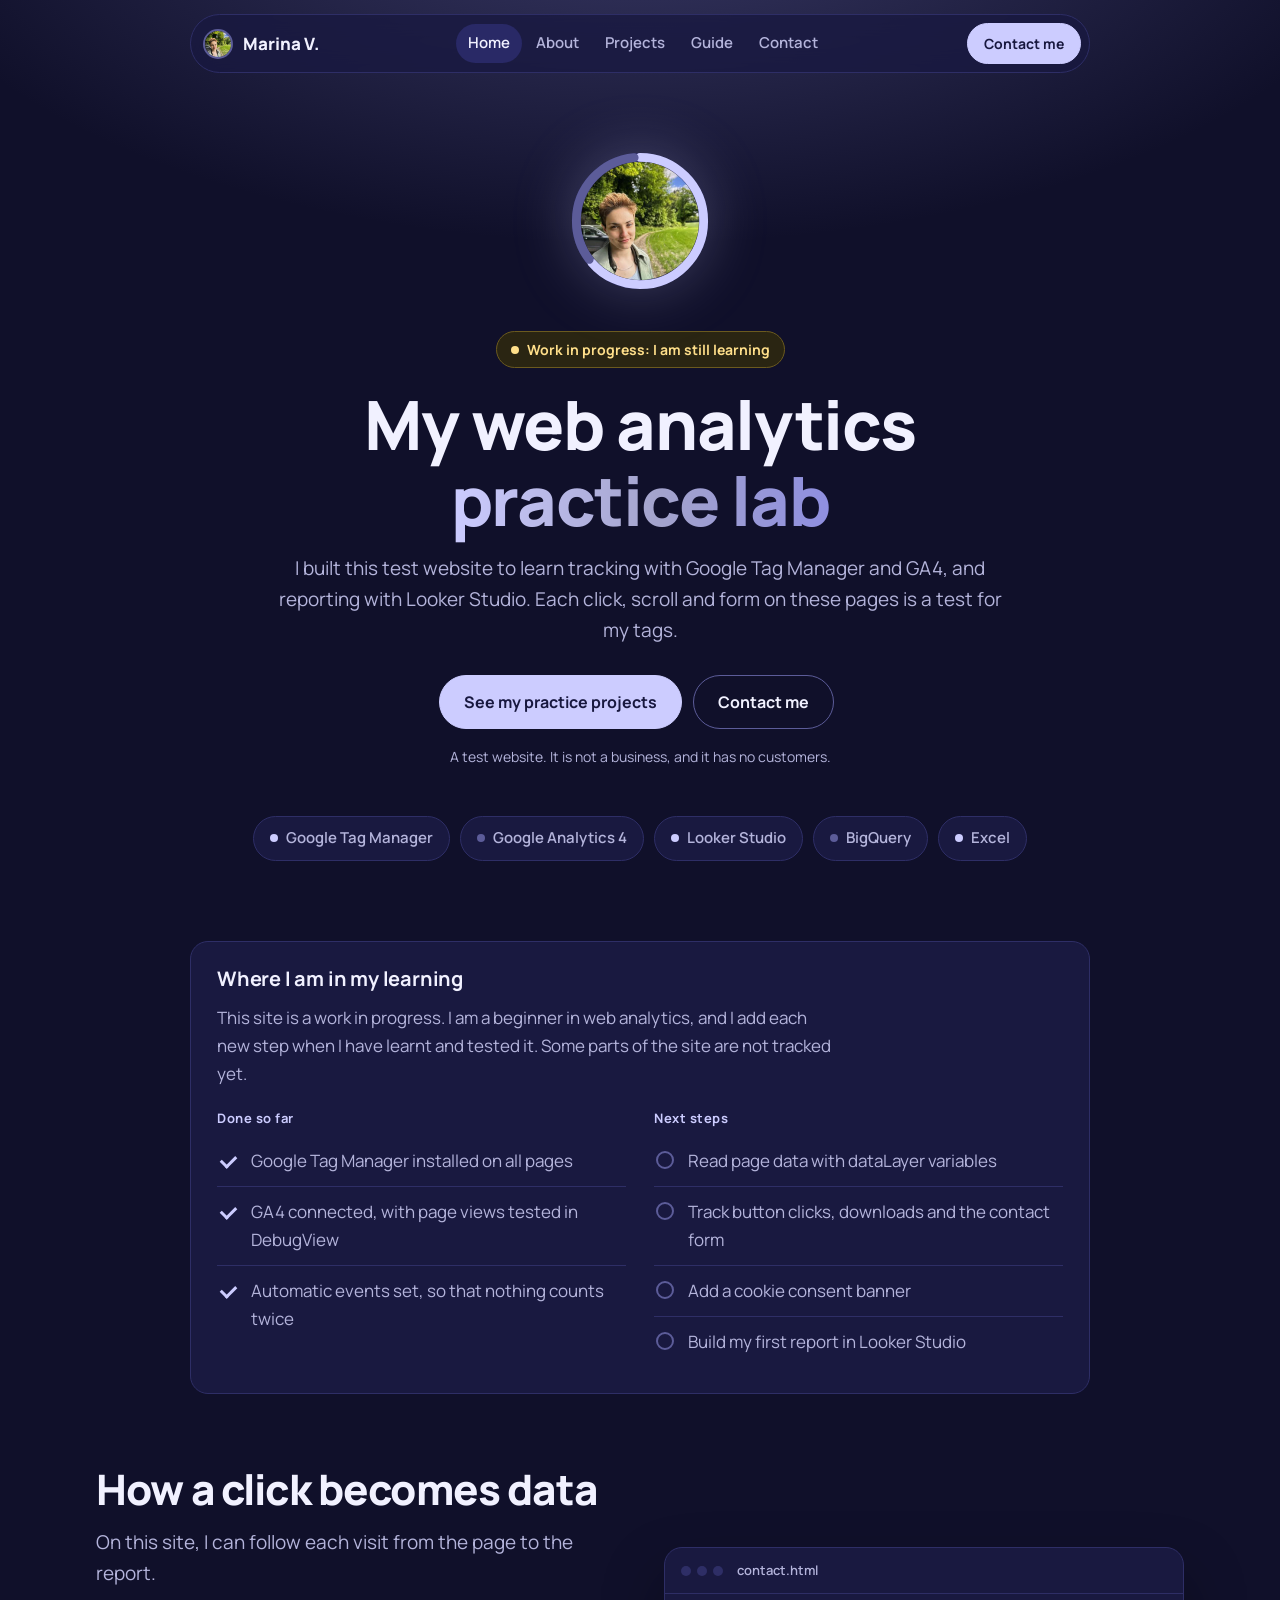
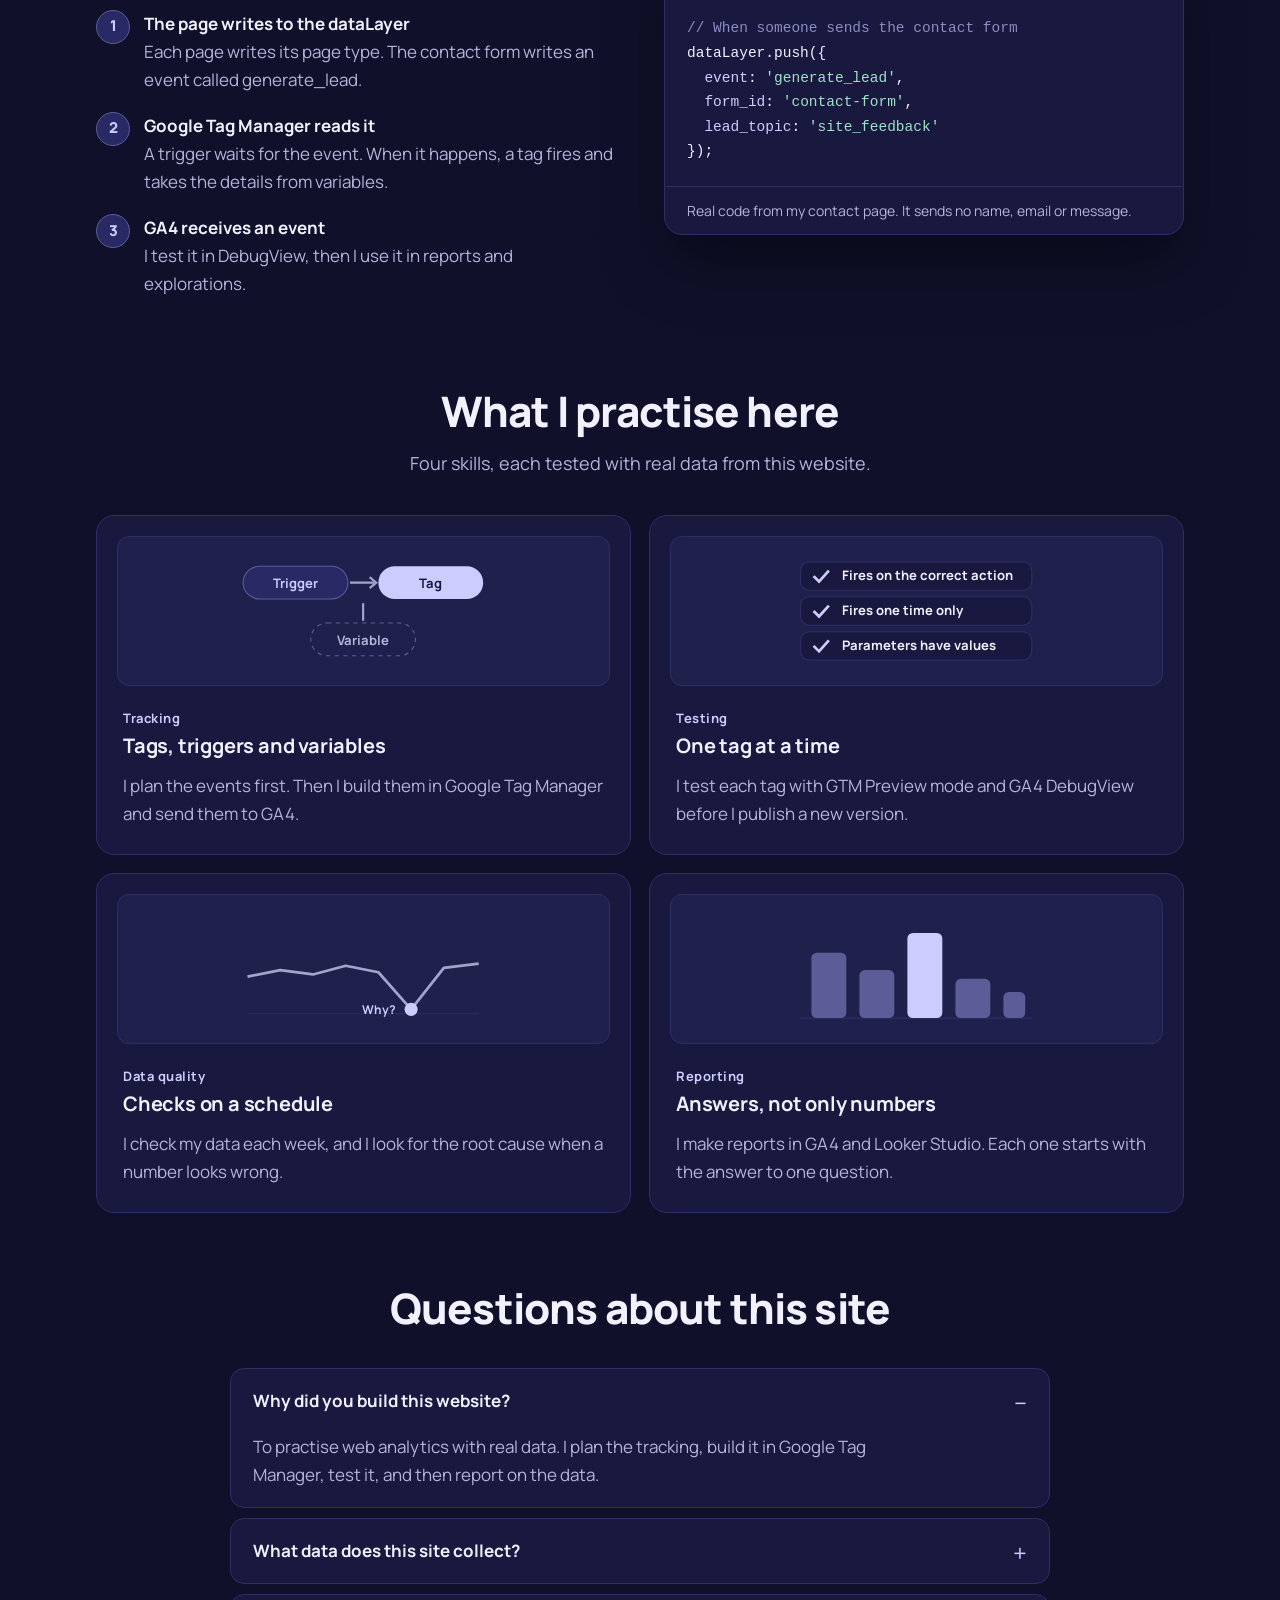
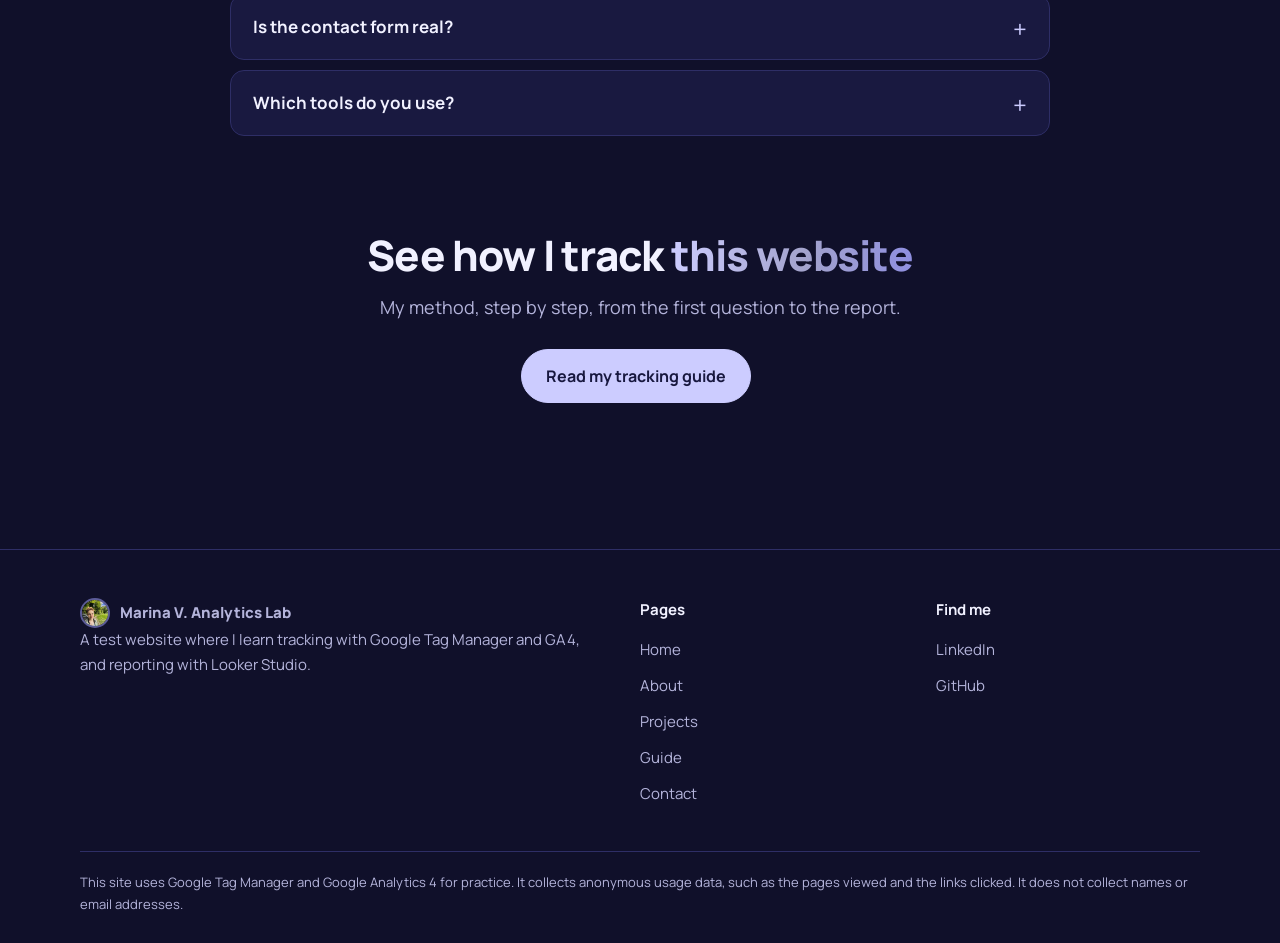
<file: index.html>
<!DOCTYPE html>
<html lang="en-GB">
<head>
  <meta charset="utf-8">
  <meta name="viewport" content="width=device-width, initial-scale=1">
  <meta name="robots" content="noindex, nofollow">
  <title>Marina V. | Analytics Lab</title>
  <meta name="description" content="The practice website of Marina V. I use it to learn web tracking with Google Tag Manager and GA4, and reporting with Looker Studio.">

  <!-- The dataLayer: the website writes information here, and GTM reads it.
       Read page_type with the Data Layer Variable "DLV - page_type". -->
  <script>
    window.dataLayer = window.dataLayer || [];
    window.dataLayer.push({ page_type: 'home' });
  </script>

  <!-- Google Tag Manager -->
  <script async src="https://www.googletagmanager.com/gtm.js?id=GTM-W2N66H9H"></script>
  <script>
    window.dataLayer = window.dataLayer || [];
    function gtag(){dataLayer.push(arguments);}
    gtag('js', new Date());
  </script>
  <!-- End Google Tag Manager -->

  <!-- Font: Manrope from Google Fonts -->
  <link rel="preconnect" href="https://fonts.googleapis.com">
  <link rel="preconnect" href="https://fonts.gstatic.com" crossorigin>
  <link href="https://fonts.googleapis.com/css2?family=Manrope:wght@400;600;700;800&display=swap" rel="stylesheet">
  <link rel="stylesheet" href="styles.css">
</head>
<body>
  <header class="site-header">
    <nav class="pill-nav" aria-label="Main menu">
      <a class="logo" href="index.html"><img src="images/marina.jpg" alt="">Marina V.</a>
      <div class="nav-links">
        <a href="index.html" aria-current="page">Home</a>
        <a href="about.html">About</a>
        <a href="projects.html">Projects</a>
        <a href="guide.html">Guide</a>
        <a href="contact.html">Contact</a>
      </div>
      <a class="btn small nav-cta" id="nav-contact" href="contact.html">Contact me</a>
    </nav>
  </header>

  <main>
    <section class="hero">
      <div class="portrait">
        <svg viewBox="0 0 42 42" aria-hidden="true">
          <circle class="ring-track" cx="21" cy="21" r="15.9155" fill="none" stroke-width="2.2"/>
          <circle class="ring-main" cx="21" cy="21" r="15.9155" fill="none" stroke-width="2.2" stroke-linecap="round" pathLength="100"/>
          <circle class="ring-second" cx="21" cy="21" r="15.9155" fill="none" stroke-width="2.2" stroke-linecap="round" pathLength="100"/>
        </svg>
        <img src="images/marina.jpg" alt="Portrait of Marina V.">
      </div>
      <p class="wip-badge"><span aria-hidden="true"></span>Work in progress: I am still learning</p>
      <h1>My web analytics<br><span class="grad">practice lab</span></h1>
      <p class="lead">I built this test website to learn tracking with Google Tag Manager and GA4, and reporting with Looker Studio. Each click, scroll and form on these pages is a test for my tags.</p>
      <a class="btn" id="cta-projects" href="projects.html">See my practice projects</a>
      <a class="btn ghost" id="cta-contact" href="contact.html">Contact me</a>
      <p class="small-note">A test website. It is not a business, and it has no customers.</p>
      <ul class="tool-row" aria-label="Tools I am learning">
        <li>Google Tag Manager</li>
        <li>Google Analytics 4</li>
        <li>Looker Studio</li>
        <li>BigQuery</li>
        <li>Excel</li>
      </ul>
    </section>

    <section class="section">
      <div class="card progress-card">
        <h3>Where I am in my learning</h3>
        <p>This site is a work in progress. I am a beginner in web analytics, and I add each new step when I have learnt and tested it. Some parts of the site are not tracked yet.</p>
        <div class="progress-cols">
          <div>
            <span class="label">Done so far</span>
            <ul class="check-list">
              <li>Google Tag Manager installed on all pages</li>
              <li>GA4 connected, with page views tested in DebugView</li>
              <li>Automatic events set, so that nothing counts twice</li>
            </ul>
          </div>
          <div>
            <span class="label">Next steps</span>
            <ul class="todo-list">
              <li>Read page data with dataLayer variables</li>
              <li>Track button clicks, downloads and the contact form</li>
              <li>Add a cookie consent banner</li>
              <li>Build my first report in Looker Studio</li>
            </ul>
          </div>
        </div>
      </div>
    </section>

    <section class="section split">
      <div>
        <h2>How a click becomes data</h2>
        <p class="lead">On this site, I can follow each visit from the page to the report.</p>
        <ol class="flow">
          <li><strong>The page writes to the dataLayer</strong>Each page writes its page type. The contact form writes an event called generate_lead.</li>
          <li><strong>Google Tag Manager reads it</strong>A trigger waits for the event. When it happens, a tag fires and takes the details from variables.</li>
          <li><strong>GA4 receives an event</strong>I test it in DebugView, then I use it in reports and explorations.</li>
        </ol>
      </div>
      <div class="code-window">
        <div class="code-bar"><span></span><span></span><span></span><b>contact.html</b></div>
<pre><span class="c-comment">// When someone sends the contact form</span>
dataLayer.push({
  <span class="c-key">event</span>: <span class="c-str">'generate_lead'</span>,
  <span class="c-key">form_id</span>: <span class="c-str">'contact-form'</span>,
  <span class="c-key">lead_topic</span>: <span class="c-str">'site_feedback'</span>
});</pre>
        <p class="code-caption">Real code from my contact page. It sends no name, email or message.</p>
      </div>
    </section>

    <section class="section">
      <div class="section-head">
        <h2>What I practise here</h2>
        <p>Four skills, each tested with real data from this website.</p>
      </div>
      <div class="bento">
        <article class="card">
          <div class="card-visual"><svg viewBox="0 0 240 110" aria-hidden="true">
  <rect x="10" y="14" width="96" height="30" rx="15" fill="#292966" stroke="#5C5C99"/>
  <text x="58" y="34" text-anchor="middle" fill="#CCCCFF" font-size="12" font-family="Manrope, Arial" font-weight="700">Trigger</text>
  <rect x="134" y="14" width="96" height="30" rx="15" fill="#CCCCFF"/>
  <text x="182" y="34" text-anchor="middle" fill="#18183F" font-size="12" font-family="Manrope, Arial" font-weight="700">Tag</text>
  <path d="M108 29 H130" stroke="#A3A3CC" stroke-width="2"/><path d="M126 24 L132 29 L126 34" fill="none" stroke="#A3A3CC" stroke-width="2"/>
  <rect x="72" y="66" width="96" height="30" rx="15" fill="none" stroke="#5C5C99" stroke-dasharray="4 4"/>
  <text x="120" y="86" text-anchor="middle" fill="#B4B4DB" font-size="12" font-family="Manrope, Arial" font-weight="700">Variable</text>
  <path d="M120 64 V48" stroke="#A3A3CC" stroke-width="2"/>
</svg></div>
          <span class="label">Tracking</span>
          <h3>Tags, triggers and variables</h3>
          <p>I plan the events first. Then I build them in Google Tag Manager and send them to GA4.</p>
        </article>
        <article class="card">
          <div class="card-visual"><svg viewBox="0 0 240 110" aria-hidden="true">
  <g font-family="Manrope, Arial" font-size="12" font-weight="700">
    <rect x="14" y="10" width="212" height="26" rx="8" fill="#191940" stroke="#2E2E66"/>
    <path d="M26 23 l5 5 l9 -10" fill="none" stroke="#CCCCFF" stroke-width="2.5"/><text x="52" y="27" fill="#F1F1FF">Fires on the correct action</text>
    <rect x="14" y="42" width="212" height="26" rx="8" fill="#191940" stroke="#2E2E66"/>
    <path d="M26 55 l5 5 l9 -10" fill="none" stroke="#CCCCFF" stroke-width="2.5"/><text x="52" y="59" fill="#F1F1FF">Fires one time only</text>
    <rect x="14" y="74" width="212" height="26" rx="8" fill="#191940" stroke="#2E2E66"/>
    <path d="M26 87 l5 5 l9 -10" fill="none" stroke="#CCCCFF" stroke-width="2.5"/><text x="52" y="91" fill="#F1F1FF">Parameters have values</text>
  </g>
</svg></div>
          <span class="label">Testing</span>
          <h3>One tag at a time</h3>
          <p>I test each tag with GTM Preview mode and GA4 DebugView before I publish a new version.</p>
        </article>
        <article class="card">
          <div class="card-visual"><svg viewBox="0 0 240 110" aria-hidden="true">
  <path d="M14 96 H226" stroke="#2E2E66"/>
  <polyline points="14,62 44,56 74,60 104,52 134,58 164,92 194,54 226,50" fill="none" stroke="#A3A3CC" stroke-width="2.5" stroke-linejoin="round"/>
  <circle cx="164" cy="92" r="6" fill="#CCCCFF"/>
  <text x="150" y="96" text-anchor="end" fill="#CCCCFF" font-size="11" font-family="Manrope, Arial" font-weight="700">Why?</text>
</svg></div>
          <span class="label">Data quality</span>
          <h3>Checks on a schedule</h3>
          <p>I check my data each week, and I look for the root cause when a number looks wrong.</p>
        </article>
        <article class="card">
          <div class="card-visual"><svg viewBox="0 0 240 110" aria-hidden="true">
  <path d="M14 100 H226" stroke="#2E2E66"/>
  <rect x="24" y="40" width="32" height="60" rx="5" fill="#5C5C99"/>
  <rect x="68" y="56" width="32" height="44" rx="5" fill="#5C5C99"/>
  <rect x="112" y="22" width="32" height="78" rx="5" fill="#CCCCFF"/>
  <rect x="156" y="64" width="32" height="36" rx="5" fill="#5C5C99"/>
  <rect x="200" y="76" width="20" height="24" rx="5" fill="#5C5C99"/>
</svg></div>
          <span class="label">Reporting</span>
          <h3>Answers, not only numbers</h3>
          <p>I make reports in GA4 and Looker Studio. Each one starts with the answer to one question.</p>
        </article>
      </div>
    </section>

    <section class="section">
      <div class="section-head">
        <h2>Questions about this site</h2>
      </div>
      <div class="faq">
        <details open>
          <summary>Why did you build this website?</summary>
          <p>To practise web analytics with real data. I plan the tracking, build it in Google Tag Manager, test it, and then report on the data.</p>
        </details>
        <details>
          <summary>What data does this site collect?</summary>
          <p>Google Analytics 4 collects anonymous usage data, for example which pages are viewed, the links and buttons that are clicked, and the type of device. The site does not collect names or email addresses.</p>
        </details>
        <details>
          <summary>Is the contact form real?</summary>
          <p>It is a practice form. It does not send your message to anyone. It only sends an event called generate_lead, so that I can practise form tracking.</p>
        </details>
        <details>
          <summary>Which tools do you use?</summary>
          <p>Google Tag Manager, Google Analytics 4, Looker Studio, BigQuery and Excel. The site itself is free hosting on GitHub Pages.</p>
        </details>
      </div>
    </section>

    <section class="cta-band">
      <h2>See how I track <span class="grad">this website</span></h2>
      <p>My method, step by step, from the first question to the report.</p>
      <a class="btn" id="cta-guide" href="guide.html">Read my tracking guide</a>
    </section>
  </main>

  <footer>
    <div class="foot">
      <div>
        <a class="logo" href="index.html"><img src="images/marina.jpg" alt="">Marina V. Analytics Lab</a>
        <p>A test website where I learn tracking with Google Tag Manager and GA4, and reporting with Looker Studio.</p>
      </div>
      <div>
        <h4>Pages</h4>
        <ul>
          <li><a href="index.html">Home</a></li>
          <li><a href="about.html">About</a></li>
          <li><a href="projects.html">Projects</a></li>
          <li><a href="guide.html">Guide</a></li>
          <li><a href="contact.html">Contact</a></li>
        </ul>
      </div>
      <div>
        <h4>Find me</h4>
        <ul>
          <li><a href="https://www.linkedin.com/in/marina-volkaert" target="_blank" rel="noopener">LinkedIn</a></li>
          <li><a href="https://github.com/MarinaVanalyst" target="_blank" rel="noopener">GitHub</a></li>
        </ul>
      </div>
    </div>
    <p class="foot-note">This site uses Google Tag Manager and Google Analytics 4 for practice. It collects anonymous usage data, such as the pages viewed and the links clicked. It does not collect names or email addresses.</p>
  </footer>
</body>
</html>
</file>
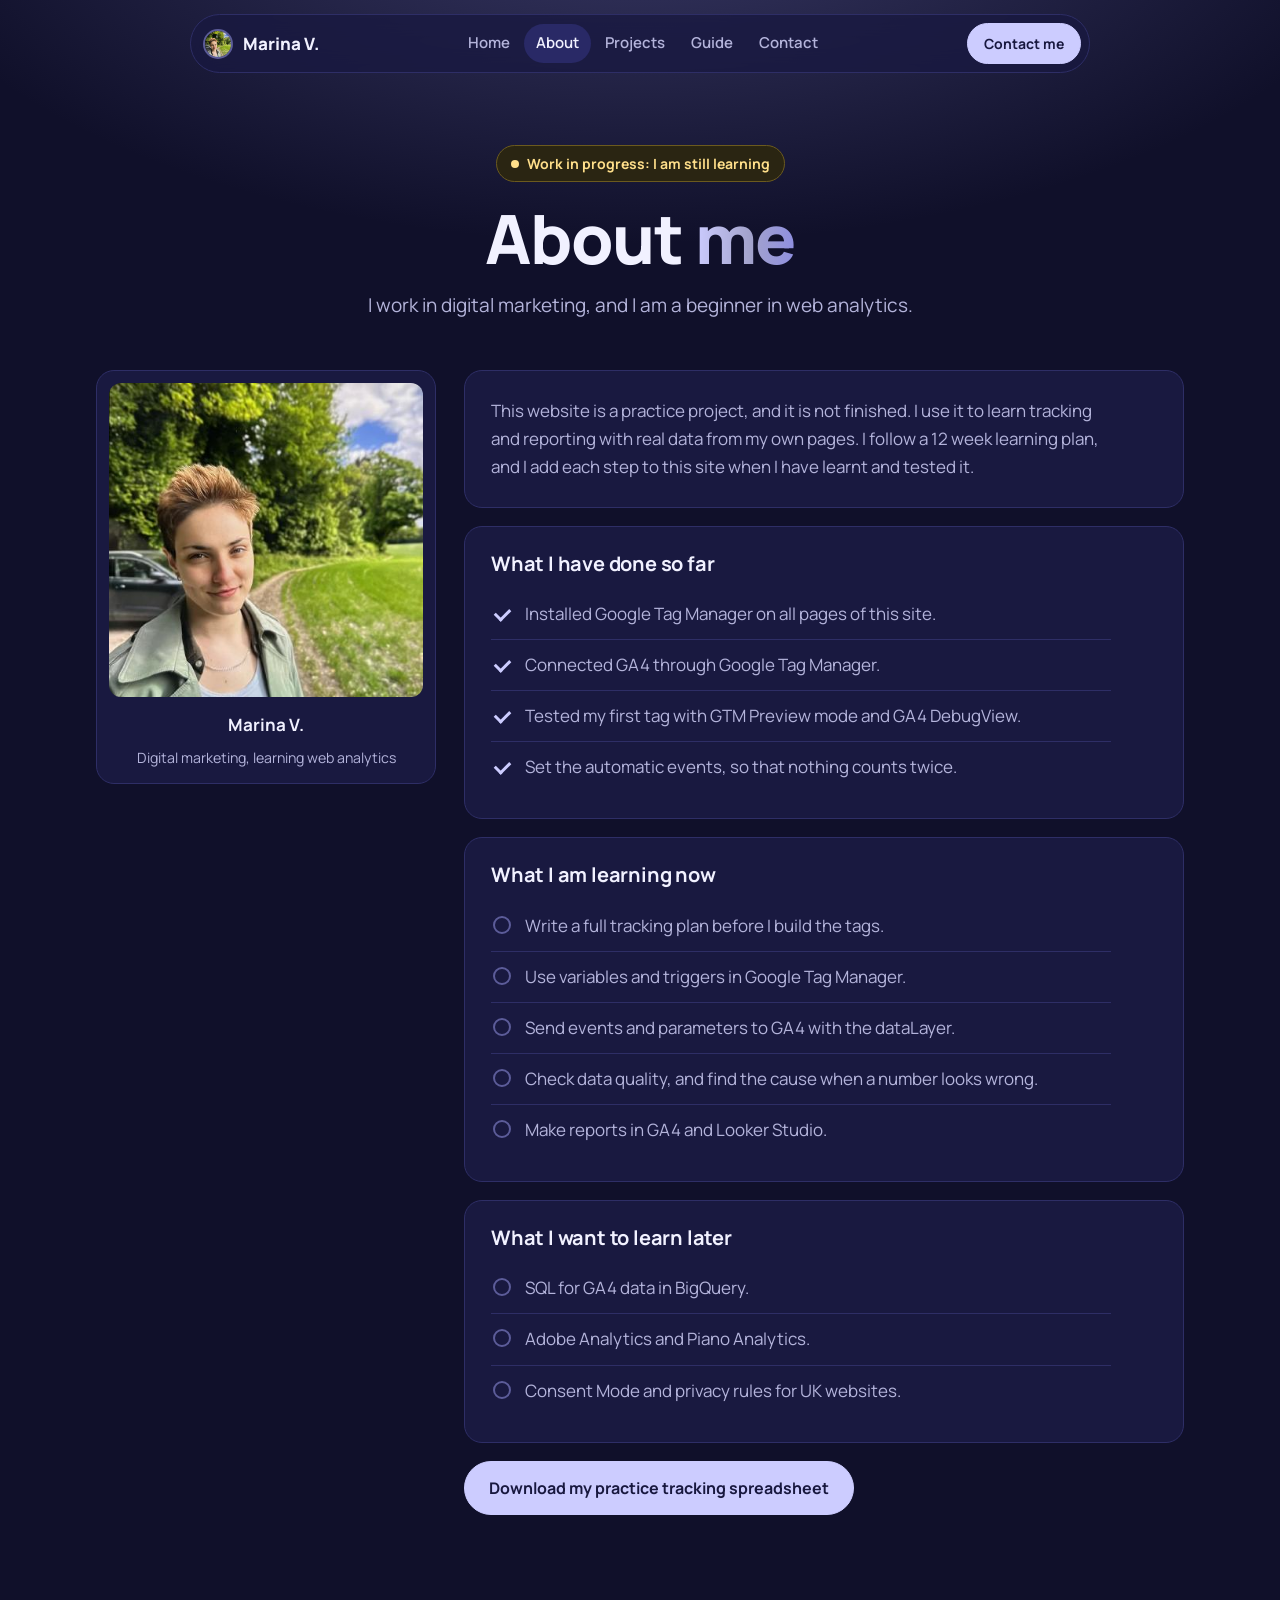
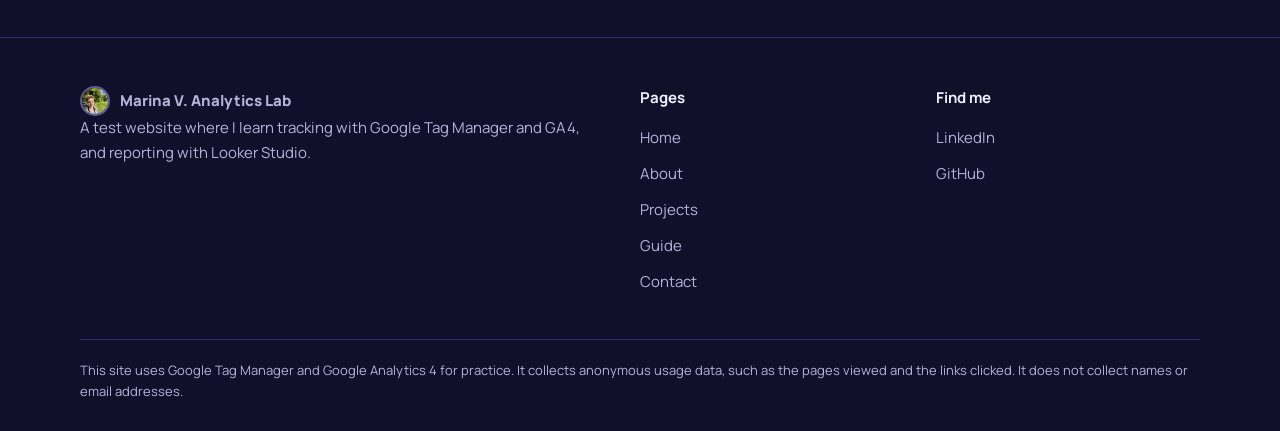
<file: about.html>
<!DOCTYPE html>
<html lang="en-GB">
<head>
  <meta charset="utf-8">
  <meta name="viewport" content="width=device-width, initial-scale=1">
  <meta name="robots" content="noindex, nofollow">
  <title>About | Marina V. Analytics Lab</title>
  <meta name="description" content="The practice website of Marina V. I use it to learn web tracking with Google Tag Manager and GA4, and reporting with Looker Studio.">

  <!-- The dataLayer: the website writes information here, and GTM reads it.
       Read page_type with the Data Layer Variable "DLV - page_type". -->
  <script>
    window.dataLayer = window.dataLayer || [];
    window.dataLayer.push({ page_type: 'info' });
  </script>

  <!-- Google Tag Manager -->
  <script async src="https://www.googletagmanager.com/gtm.js?id=GTM-W2N66H9H"></script>
  <script>
    window.dataLayer = window.dataLayer || [];
    function gtag(){dataLayer.push(arguments);}
    gtag('js', new Date());
  </script>
  <!-- End Google Tag Manager -->

  <!-- Font: Manrope from Google Fonts -->
  <link rel="preconnect" href="https://fonts.googleapis.com">
  <link rel="preconnect" href="https://fonts.gstatic.com" crossorigin>
  <link href="https://fonts.googleapis.com/css2?family=Manrope:wght@400;600;700;800&display=swap" rel="stylesheet">
  <link rel="stylesheet" href="styles.css">
</head>
<body>
  <header class="site-header">
    <nav class="pill-nav" aria-label="Main menu">
      <a class="logo" href="index.html"><img src="images/marina.jpg" alt="">Marina V.</a>
      <div class="nav-links">
        <a href="index.html">Home</a>
        <a href="about.html" aria-current="page">About</a>
        <a href="projects.html">Projects</a>
        <a href="guide.html">Guide</a>
        <a href="contact.html">Contact</a>
      </div>
      <a class="btn small nav-cta" id="nav-contact" href="contact.html">Contact me</a>
    </nav>
  </header>

  <main>
    <section class="page-head">
      <p class="wip-badge"><span aria-hidden="true"></span>Work in progress: I am still learning</p>
      <h1>About <span class="grad">me</span></h1>
      <p class="lead">I work in digital marketing, and I am a beginner in web analytics.</p>
    </section>
    <div class="about-grid">
      <aside class="card photo-card">
        <img src="images/marina.jpg" alt="Portrait of Marina V.">
        <p>Marina V.</p>
        <small>Digital marketing, learning web analytics</small>
      </aside>
      <div class="stack">
        <div class="card">
          <p>This website is a practice project, and it is not finished. I use it to learn tracking and reporting with real data from my own pages. I follow a 12 week learning plan, and I add each step to this site when I have learnt and tested it.</p>
        </div>
        <div class="card">
          <h3>What I have done so far</h3>
          <ul class="check-list">
            <li>Installed Google Tag Manager on all pages of this site.</li>
            <li>Connected GA4 through Google Tag Manager.</li>
            <li>Tested my first tag with GTM Preview mode and GA4 DebugView.</li>
            <li>Set the automatic events, so that nothing counts twice.</li>
          </ul>
        </div>
        <div class="card">
          <h3>What I am learning now</h3>
          <ul class="todo-list">
            <li>Write a full tracking plan before I build the tags.</li>
            <li>Use variables and triggers in Google Tag Manager.</li>
            <li>Send events and parameters to GA4 with the dataLayer.</li>
            <li>Check data quality, and find the cause when a number looks wrong.</li>
            <li>Make reports in GA4 and Looker Studio.</li>
          </ul>
        </div>
        <div class="card">
          <h3>What I want to learn later</h3>
          <ul class="todo-list">
            <li>SQL for GA4 data in BigQuery.</li>
            <li>Adobe Analytics and Piano Analytics.</li>
            <li>Consent Mode and privacy rules for UK websites.</li>
          </ul>
        </div>
        <div>
          <a class="btn" id="download-tracking-plan" href="files/multi-site-tracking-plan.xlsx">Download my practice tracking spreadsheet</a>
        </div>
      </div>
    </div>
  </main>

  <footer>
    <div class="foot">
      <div>
        <a class="logo" href="index.html"><img src="images/marina.jpg" alt="">Marina V. Analytics Lab</a>
        <p>A test website where I learn tracking with Google Tag Manager and GA4, and reporting with Looker Studio.</p>
      </div>
      <div>
        <h4>Pages</h4>
        <ul>
          <li><a href="index.html">Home</a></li>
          <li><a href="about.html">About</a></li>
          <li><a href="projects.html">Projects</a></li>
          <li><a href="guide.html">Guide</a></li>
          <li><a href="contact.html">Contact</a></li>
        </ul>
      </div>
      <div>
        <h4>Find me</h4>
        <ul>
          <li><a href="https://www.linkedin.com/in/marina-volkaert" target="_blank" rel="noopener">LinkedIn</a></li>
          <li><a href="https://github.com/MarinaVanalyst" target="_blank" rel="noopener">GitHub</a></li>
        </ul>
      </div>
    </div>
    <p class="foot-note">This site uses Google Tag Manager and Google Analytics 4 for practice. It collects anonymous usage data, such as the pages viewed and the links clicked. It does not collect names or email addresses.</p>
  </footer>
</body>
</html>
</file>
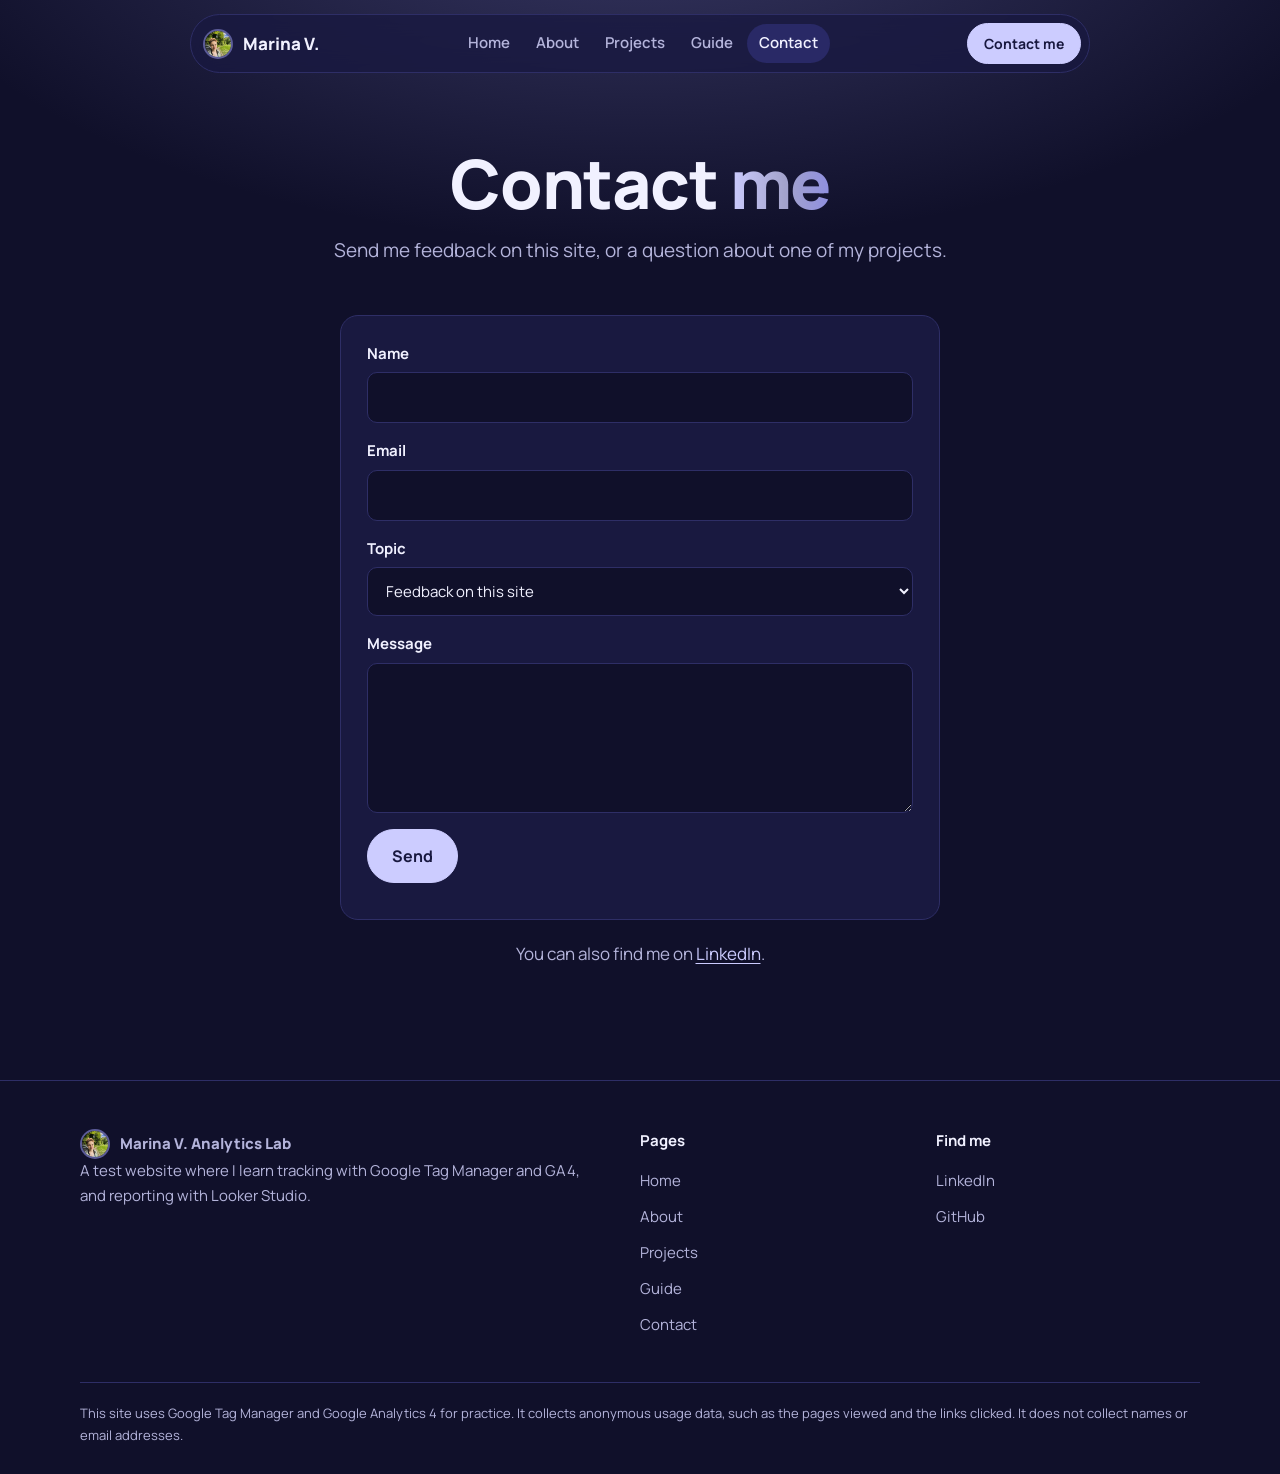
<file: contact.html>
<!DOCTYPE html>
<html lang="en-GB">
<head>
  <meta charset="utf-8">
  <meta name="viewport" content="width=device-width, initial-scale=1">
  <!-- Draft: stops Google from showing this site. Remove this line when the site is finished. -->
  <meta name="robots" content="noindex, nofollow">
  <title>Contact | Marina V. Analytics Lab</title>
  <meta name="description" content="The practice website of Marina V. I use it to learn web tracking with Google Tag Manager and GA4, and reporting with Looker Studio.">

  <!-- The dataLayer: the website writes information here, and GTM reads it.
       Read page_type with the Data Layer Variable "DLV - page_type". -->
  <script>
    window.dataLayer = window.dataLayer || [];
    window.dataLayer.push({ page_type: 'lead' });
  </script>

  <!-- Google Tag Manager -->
  <script async src="https://www.googletagmanager.com/gtm.js?id=GTM-W2N66H9H"></script>
  <script>
    window.dataLayer = window.dataLayer || [];
    function gtag(){dataLayer.push(arguments);}
    gtag('js', new Date());
  </script>
  <!-- End Google Tag Manager -->

  <!-- Font: Manrope from Google Fonts -->
  <link rel="preconnect" href="https://fonts.googleapis.com">
  <link rel="preconnect" href="https://fonts.gstatic.com" crossorigin>
  <link href="https://fonts.googleapis.com/css2?family=Manrope:wght@400;600;700;800&display=swap" rel="stylesheet">
  <link rel="stylesheet" href="styles.css">
</head>
<body>
  <header class="site-header">
    <nav class="pill-nav" aria-label="Main menu">
      <a class="logo" href="index.html"><img src="images/marina.jpg" alt="">Marina V.</a>
      <div class="nav-links">
        <a href="index.html">Home</a>
        <a href="about.html">About</a>
        <a href="projects.html">Projects</a>
        <a href="guide.html">Guide</a>
        <a href="contact.html" aria-current="page">Contact</a>
      </div>
      <a class="btn small nav-cta" id="nav-contact" href="contact.html">Contact me</a>
    </nav>
  </header>

  <main>
    <section class="page-head">
      <h1>Contact <span class="grad">me</span></h1>
      <p class="lead">Send me feedback on this site, or a question about one of my projects.</p>
    </section>
    <div class="notice" id="form-thanks" role="status">
      <h3>Thank you</h3>
      <p>This is a practice form, so your message was not sent. The site sent a generate_lead event to the dataLayer.</p>
    </div>
    <div class="card form-card" id="form-card">
      <form id="contact-form">
        <label>Name <input type="text" name="name" autocomplete="name" required></label>
        <label>Email <input type="email" name="email" autocomplete="email" required></label>
        <label>Topic
          <select name="topic">
            <option value="site_feedback">Feedback on this site</option>
            <option value="project_question">Question about a project</option>
            <option value="other">Other</option>
          </select>
        </label>
        <label>Message <textarea name="message" rows="5" required></textarea></label>
        <div><button class="btn" type="submit">Send</button></div>
      </form>
    </div>
    <p class="form-help">You can also find me on <a href="https://www.linkedin.com/in/marina-volkaert" target="_blank" rel="noopener">LinkedIn</a>.</p>
  </main>

  <footer>
    <div class="foot">
      <div>
        <a class="logo" href="index.html"><img src="images/marina.jpg" alt="">Marina V. Analytics Lab</a>
        <p>A test website where I learn tracking with Google Tag Manager and GA4, and reporting with Looker Studio.</p>
      </div>
      <div>
        <h4>Pages</h4>
        <ul>
          <li><a href="index.html">Home</a></li>
          <li><a href="about.html">About</a></li>
          <li><a href="projects.html">Projects</a></li>
          <li><a href="guide.html">Guide</a></li>
          <li><a href="contact.html">Contact</a></li>
        </ul>
      </div>
      <div>
        <h4>Find me</h4>
        <ul>
          <li><a href="https://www.linkedin.com/in/marina-volkaert" target="_blank" rel="noopener">LinkedIn</a></li>
          <li><a href="https://github.com/MarinaVanalyst" target="_blank" rel="noopener">GitHub</a></li>
        </ul>
      </div>
    </div>
    <p class="foot-note">This site uses Google Tag Manager and Google Analytics 4 for practice. It collects anonymous usage data, such as the pages viewed and the links clicked. It does not collect names or email addresses.</p>
  </footer>

  <script>
    // GitHub Pages cannot receive form data. This code stops the real submit,
    // sends an event to the dataLayer, and shows a message.
    // Do not send the name, email or message to GA4. That is personal data.
    document.getElementById('contact-form').addEventListener('submit', function (e) {
      e.preventDefault();
      window.dataLayer = window.dataLayer || [];
      window.dataLayer.push({
        event: 'generate_lead',
        form_id: 'contact-form',
        lead_topic: this.topic.value
      });
      this.reset();
      document.getElementById('form-card').style.display = 'none';
      document.getElementById('form-thanks').style.display = 'block';
    });
  </script>
</body>
</html>
</file>
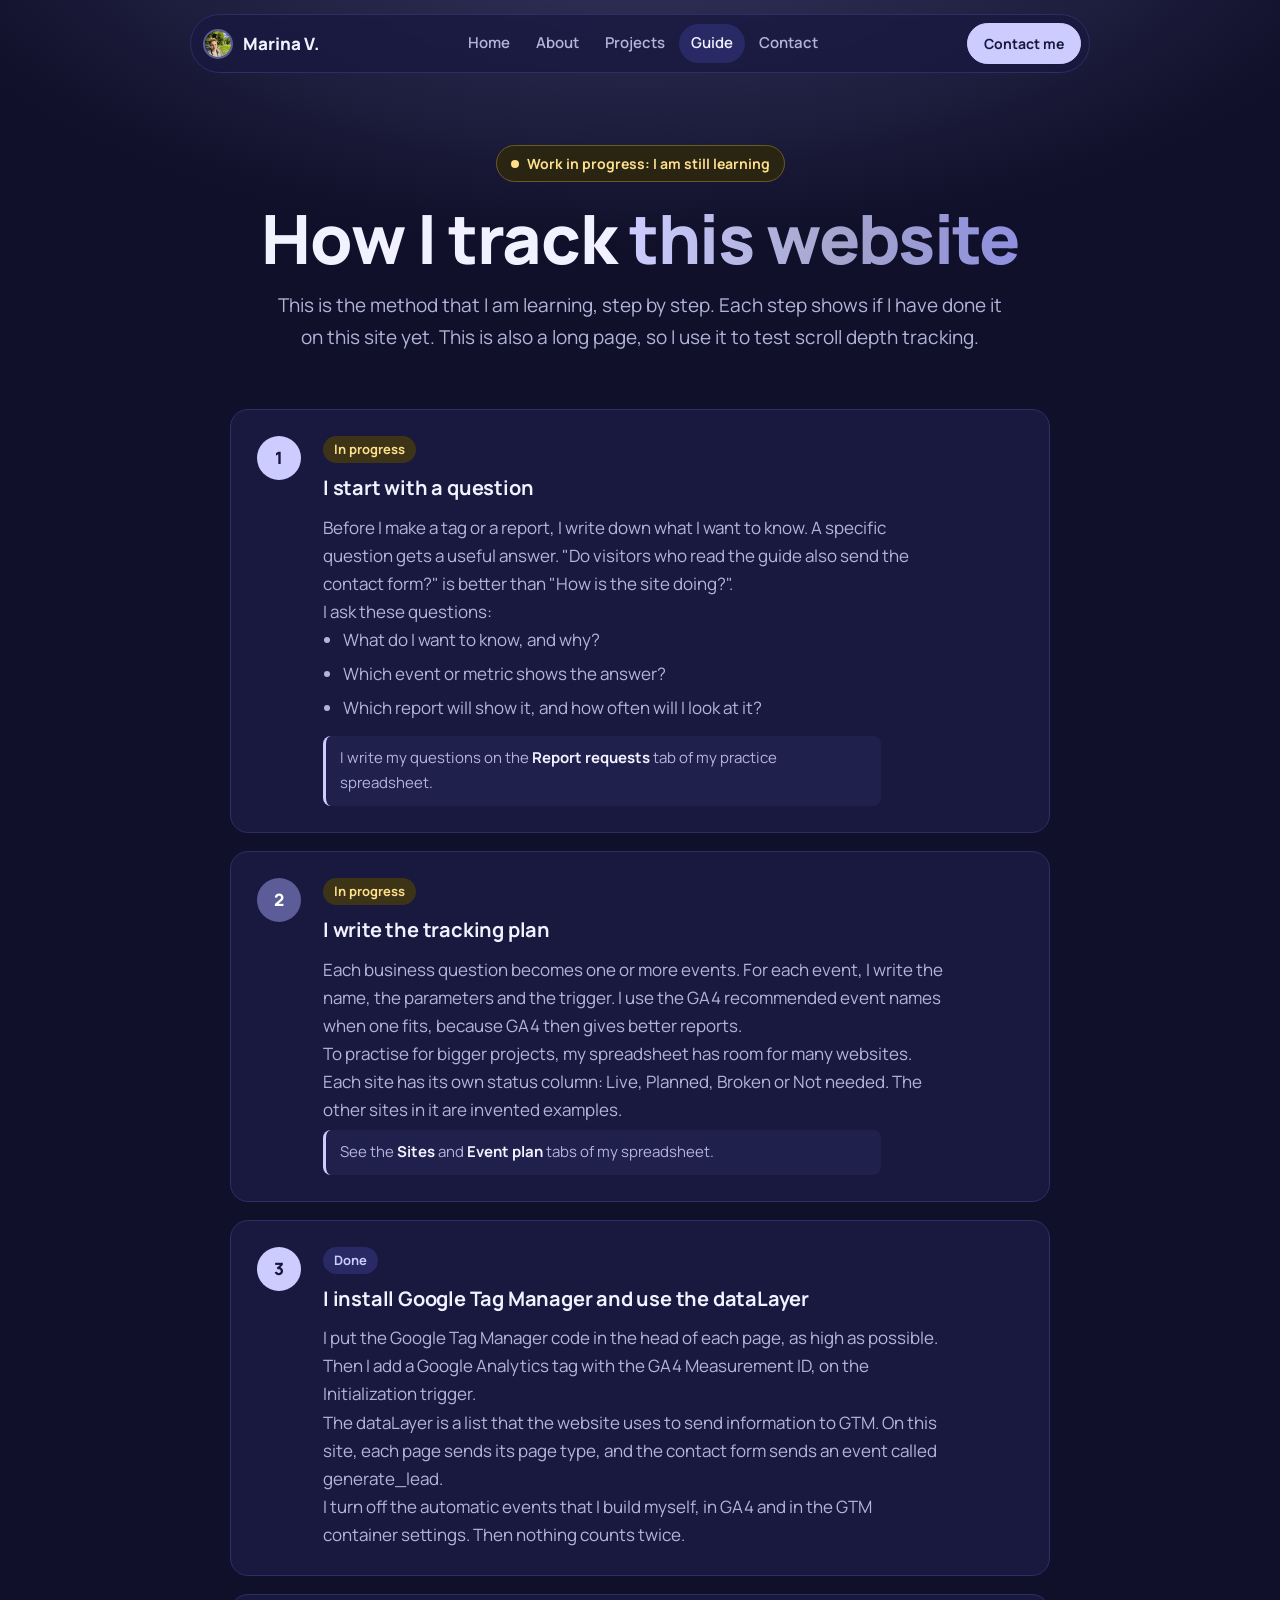
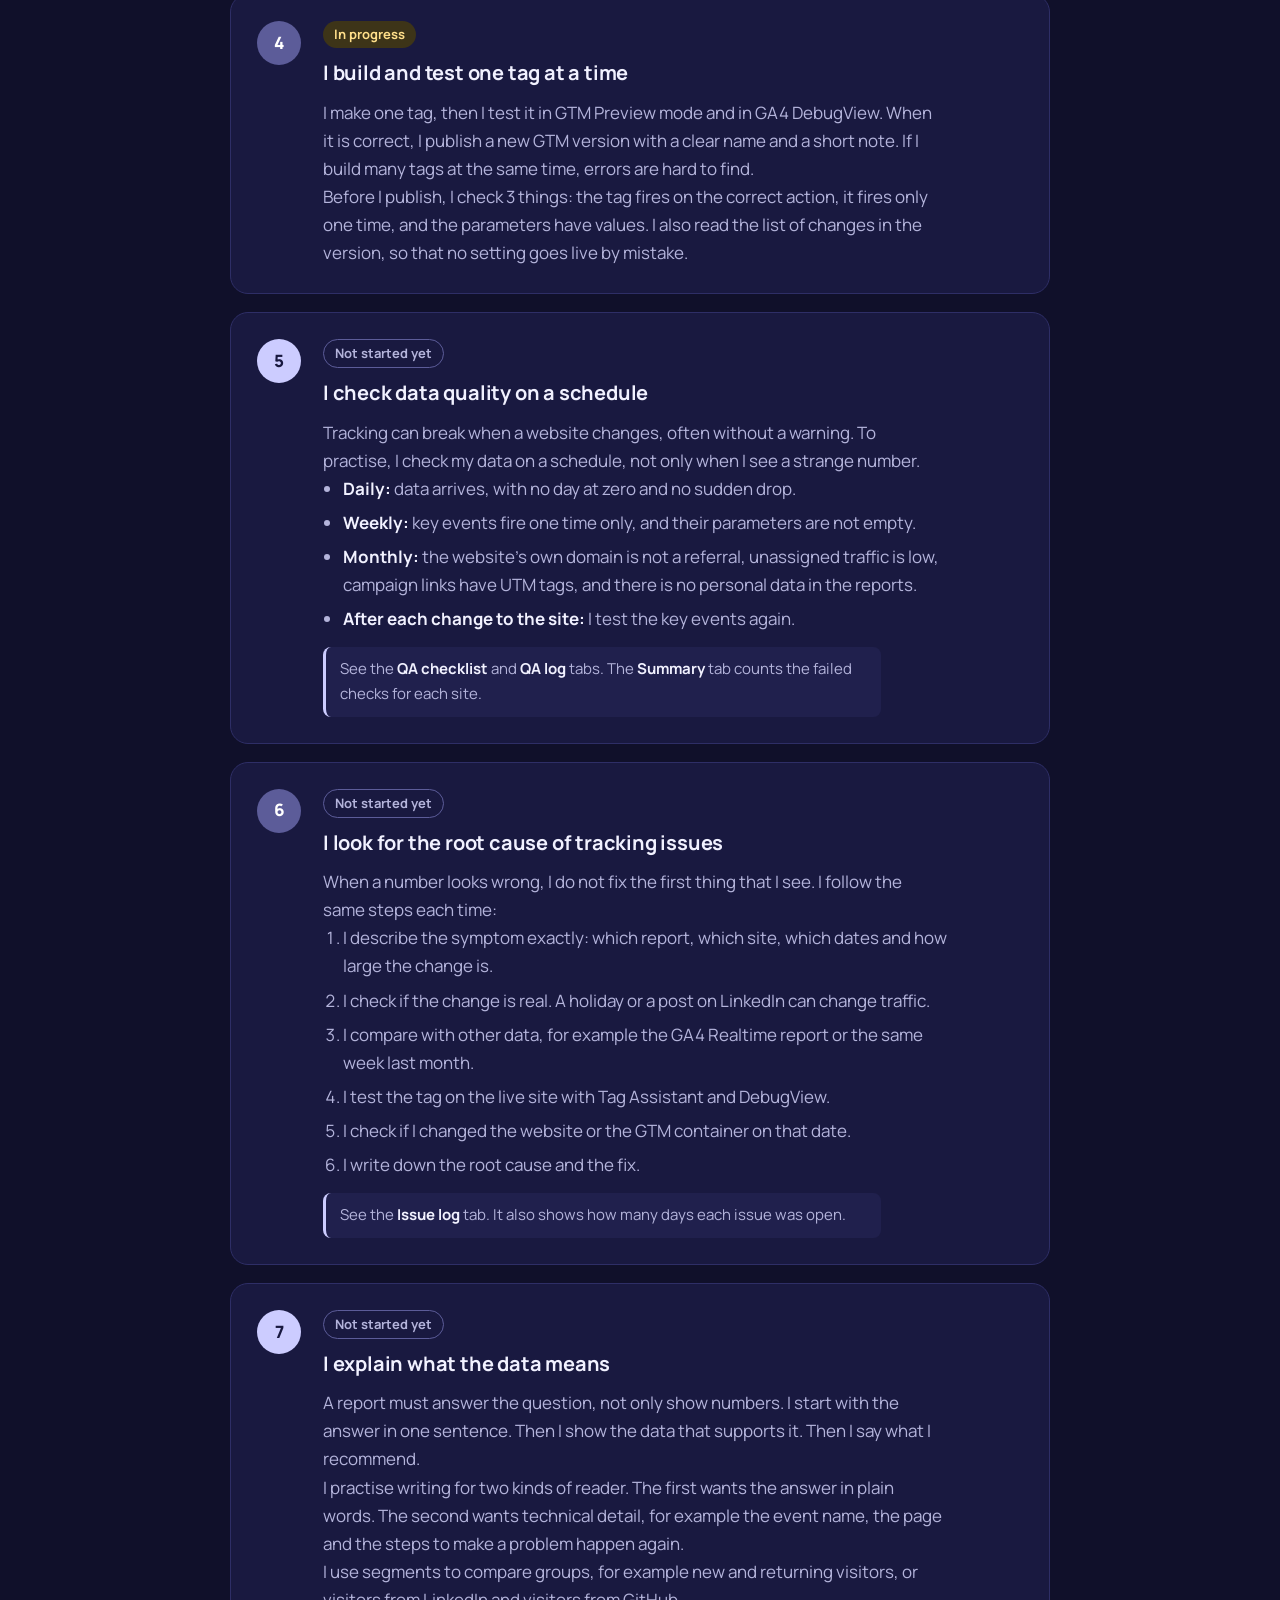
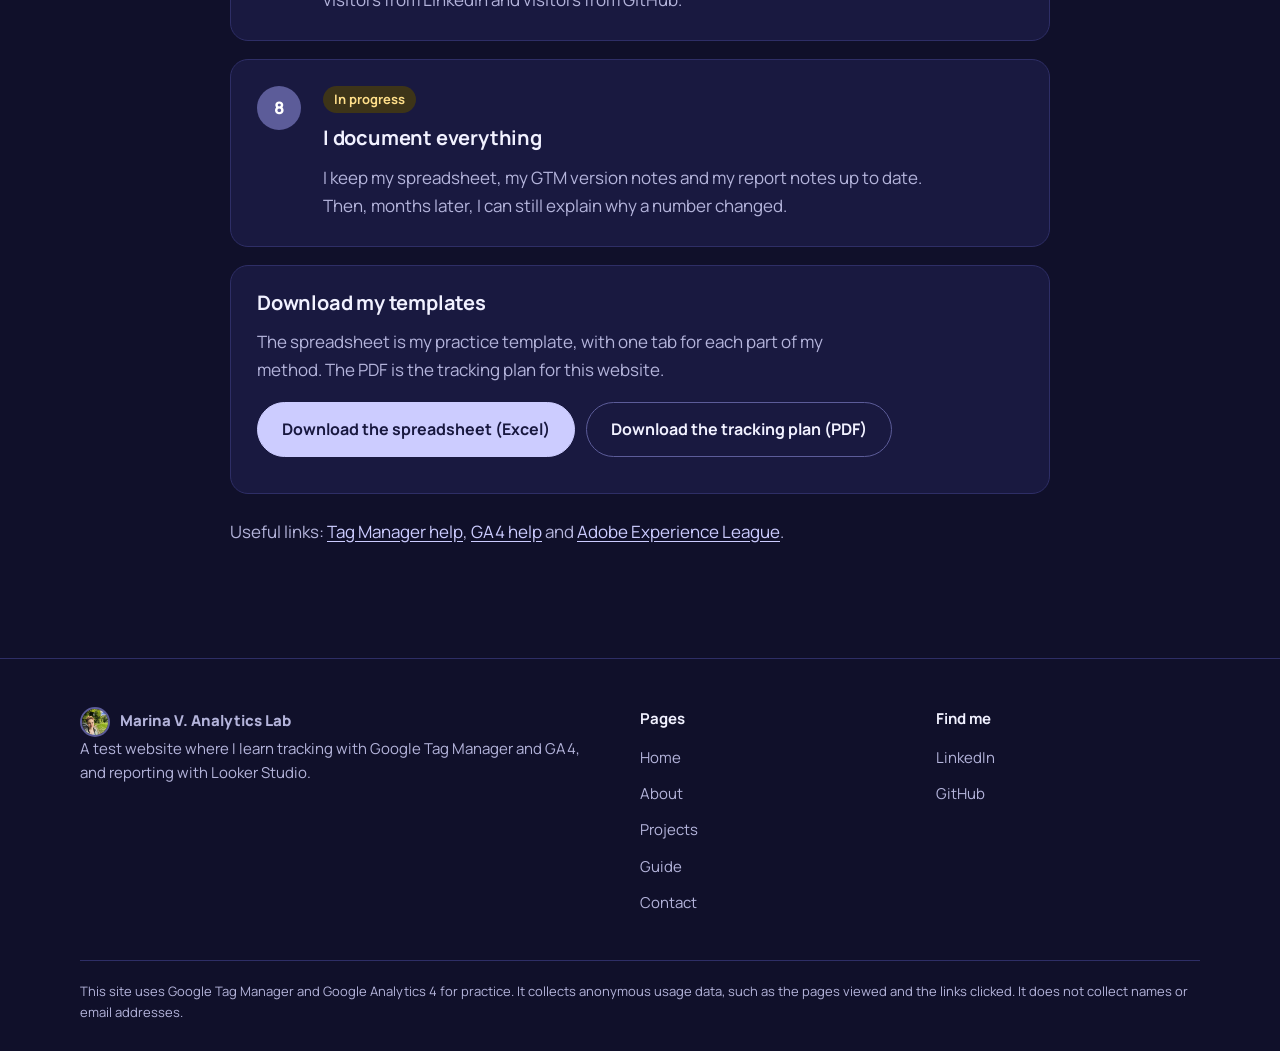
<file: guide.html>
<!DOCTYPE html>
<html lang="en-GB">
<head>
  <meta charset="utf-8">
  <meta name="viewport" content="width=device-width, initial-scale=1">
  <meta name="robots" content="noindex, nofollow">
  <title>Tracking guide | Marina V. Analytics Lab</title>
  <meta name="description" content="The practice website of Marina V. I use it to learn web tracking with Google Tag Manager and GA4, and reporting with Looker Studio.">

  <!-- The dataLayer: the website writes information here, and GTM reads it.
       Read page_type with the Data Layer Variable "DLV - page_type". -->
  <script>
    window.dataLayer = window.dataLayer || [];
    window.dataLayer.push({ page_type: 'article' });
  </script>

  <!-- Google Tag Manager -->
  <script async src="https://www.googletagmanager.com/gtm.js?id=GTM-W2N66H9H"></script>
  <script>
    window.dataLayer = window.dataLayer || [];
    function gtag(){dataLayer.push(arguments);}
    gtag('js', new Date());
  </script>
  <!-- End Google Tag Manager -->

  <!-- Font: Manrope from Google Fonts -->
  <link rel="preconnect" href="https://fonts.googleapis.com">
  <link rel="preconnect" href="https://fonts.gstatic.com" crossorigin>
  <link href="https://fonts.googleapis.com/css2?family=Manrope:wght@400;600;700;800&display=swap" rel="stylesheet">
  <link rel="stylesheet" href="styles.css">
</head>
<body>
  <header class="site-header">
    <nav class="pill-nav" aria-label="Main menu">
      <a class="logo" href="index.html"><img src="images/marina.jpg" alt="">Marina V.</a>
      <div class="nav-links">
        <a href="index.html">Home</a>
        <a href="about.html">About</a>
        <a href="projects.html">Projects</a>
        <a href="guide.html" aria-current="page">Guide</a>
        <a href="contact.html">Contact</a>
      </div>
      <a class="btn small nav-cta" id="nav-contact" href="contact.html">Contact me</a>
    </nav>
  </header>

  <main>
    <section class="page-head">
      <p class="wip-badge"><span aria-hidden="true"></span>Work in progress: I am still learning</p>
      <h1>How I track <span class="grad">this website</span></h1>
      <p class="lead">This is the method that I am learning, step by step. Each step shows if I have done it on this site yet. This is also a long page, so I use it to test scroll depth tracking.</p>
    </section>
    <!-- VIDEO (removed until I choose a video)
         To add a YouTube video for video tracking practice:
         1. Find a video on YouTube. Click "Share", then "Embed", and check that embedding is allowed.
         2. Copy the video ID: the part after "v=" in the address.
         3. Remove the comment marks around the block below, and change VIDEO_ID to your ID.

    <div class="video-wrap"><div class="video">
      <iframe src="https://www.youtube.com/embed/VIDEO_ID?enablejsapi=1" title="Introduction video" allow="accelerometer; encrypted-media; picture-in-picture" allowfullscreen></iframe>
    </div></div>
    -->
    <div class="steps">
      <section class="card step">
        <div class="tags"><span class="tag progress">In progress</span></div>
        <h3>I start with a question</h3>
        <p>Before I make a tag or a report, I write down what I want to know. A specific question gets a useful answer. "Do visitors who read the guide also send the contact form?" is better than "How is the site doing?".</p>
        <p>I ask these questions:</p>
        <ul>
          <li>What do I want to know, and why?</li>
          <li>Which event or metric shows the answer?</li>
          <li>Which report will show it, and how often will I look at it?</li>
        </ul>
        <p class="sheet-note">I write my questions on the <strong>Report requests</strong> tab of my practice spreadsheet.</p>
      </section>
      <section class="card step">
        <div class="tags"><span class="tag progress">In progress</span></div>
        <h3>I write the tracking plan</h3>
        <p>Each business question becomes one or more events. For each event, I write the name, the parameters and the trigger. I use the GA4 recommended event names when one fits, because GA4 then gives better reports.</p>
        <p>To practise for bigger projects, my spreadsheet has room for many websites. Each site has its own status column: Live, Planned, Broken or Not needed. The other sites in it are invented examples.</p>
        <p class="sheet-note">See the <strong>Sites</strong> and <strong>Event plan</strong> tabs of my spreadsheet.</p>
      </section>
      <section class="card step">
        <div class="tags"><span class="tag">Done</span></div>
        <h3>I install Google Tag Manager and use the dataLayer</h3>
        <p>I put the Google Tag Manager code in the head of each page, as high as possible. Then I add a Google Analytics tag with the GA4 Measurement ID, on the Initialization trigger.</p>
        <p>The dataLayer is a list that the website uses to send information to GTM. On this site, each page sends its page type, and the contact form sends an event called generate_lead.</p>
        <p>I turn off the automatic events that I build myself, in GA4 and in the GTM container settings. Then nothing counts twice.</p>
      </section>
      <section class="card step">
        <div class="tags"><span class="tag progress">In progress</span></div>
        <h3>I build and test one tag at a time</h3>
        <p>I make one tag, then I test it in GTM Preview mode and in GA4 DebugView. When it is correct, I publish a new GTM version with a clear name and a short note. If I build many tags at the same time, errors are hard to find.</p>
        <p>Before I publish, I check 3 things: the tag fires on the correct action, it fires only one time, and the parameters have values. I also read the list of changes in the version, so that no setting goes live by mistake.</p>
      </section>
      <section class="card step">
        <div class="tags"><span class="tag alt">Not started yet</span></div>
        <h3>I check data quality on a schedule</h3>
        <p>Tracking can break when a website changes, often without a warning. To practise, I check my data on a schedule, not only when I see a strange number.</p>
        <ul>
          <li><strong>Daily:</strong> data arrives, with no day at zero and no sudden drop.</li>
          <li><strong>Weekly:</strong> key events fire one time only, and their parameters are not empty.</li>
          <li><strong>Monthly:</strong> the website's own domain is not a referral, unassigned traffic is low, campaign links have UTM tags, and there is no personal data in the reports.</li>
          <li><strong>After each change to the site:</strong> I test the key events again.</li>
        </ul>
        <p class="sheet-note">See the <strong>QA checklist</strong> and <strong>QA log</strong> tabs. The <strong>Summary</strong> tab counts the failed checks for each site.</p>
      </section>
      <section class="card step">
        <div class="tags"><span class="tag alt">Not started yet</span></div>
        <h3>I look for the root cause of tracking issues</h3>
        <p>When a number looks wrong, I do not fix the first thing that I see. I follow the same steps each time:</p>
        <ol>
          <li>I describe the symptom exactly: which report, which site, which dates and how large the change is.</li>
          <li>I check if the change is real. A holiday or a post on LinkedIn can change traffic.</li>
          <li>I compare with other data, for example the GA4 Realtime report or the same week last month.</li>
          <li>I test the tag on the live site with Tag Assistant and DebugView.</li>
          <li>I check if I changed the website or the GTM container on that date.</li>
          <li>I write down the root cause and the fix.</li>
        </ol>
        <p class="sheet-note">See the <strong>Issue log</strong> tab. It also shows how many days each issue was open.</p>
      </section>
      <section class="card step">
        <div class="tags"><span class="tag alt">Not started yet</span></div>
        <h3>I explain what the data means</h3>
        <p>A report must answer the question, not only show numbers. I start with the answer in one sentence. Then I show the data that supports it. Then I say what I recommend.</p>
        <p>I practise writing for two kinds of reader. The first wants the answer in plain words. The second wants technical detail, for example the event name, the page and the steps to make a problem happen again.</p>
        <p>I use segments to compare groups, for example new and returning visitors, or visitors from LinkedIn and visitors from GitHub.</p>
      </section>
      <section class="card step">
        <div class="tags"><span class="tag progress">In progress</span></div>
        <h3>I document everything</h3>
        <p>I keep my spreadsheet, my GTM version notes and my report notes up to date. Then, months later, I can still explain why a number changed.</p>
      </section>
    </div>
    <section class="card downloads">
      <h3>Download my templates</h3>
      <p>The spreadsheet is my practice template, with one tab for each part of my method. The PDF is the tracking plan for this website.</p>
      <a class="btn" id="download-framework-guide" href="files/multi-site-tracking-plan.xlsx">Download the spreadsheet (Excel)</a>
      <a class="btn ghost" id="download-tracking-plan-guide" href="files/tracking-plan.pdf">Download the tracking plan (PDF)</a>
    </section>
    <p class="help-links">Useful links:
      <a href="https://support.google.com/tagmanager/" target="_blank" rel="noopener">Tag Manager help</a>,
      <a href="https://support.google.com/analytics/" target="_blank" rel="noopener">GA4 help</a> and
      <a href="https://experienceleague.adobe.com/" target="_blank" rel="noopener">Adobe Experience League</a>.</p>
  </main>

  <footer>
    <div class="foot">
      <div>
        <a class="logo" href="index.html"><img src="images/marina.jpg" alt="">Marina V. Analytics Lab</a>
        <p>A test website where I learn tracking with Google Tag Manager and GA4, and reporting with Looker Studio.</p>
      </div>
      <div>
        <h4>Pages</h4>
        <ul>
          <li><a href="index.html">Home</a></li>
          <li><a href="about.html">About</a></li>
          <li><a href="projects.html">Projects</a></li>
          <li><a href="guide.html">Guide</a></li>
          <li><a href="contact.html">Contact</a></li>
        </ul>
      </div>
      <div>
        <h4>Find me</h4>
        <ul>
          <li><a href="https://www.linkedin.com/in/marina-volkaert" target="_blank" rel="noopener">LinkedIn</a></li>
          <li><a href="https://github.com/MarinaVanalyst" target="_blank" rel="noopener">GitHub</a></li>
        </ul>
      </div>
    </div>
    <p class="foot-note">This site uses Google Tag Manager and Google Analytics 4 for practice. It collects anonymous usage data, such as the pages viewed and the links clicked. It does not collect names or email addresses.</p>
  </footer>
</body>
</html>
</file>
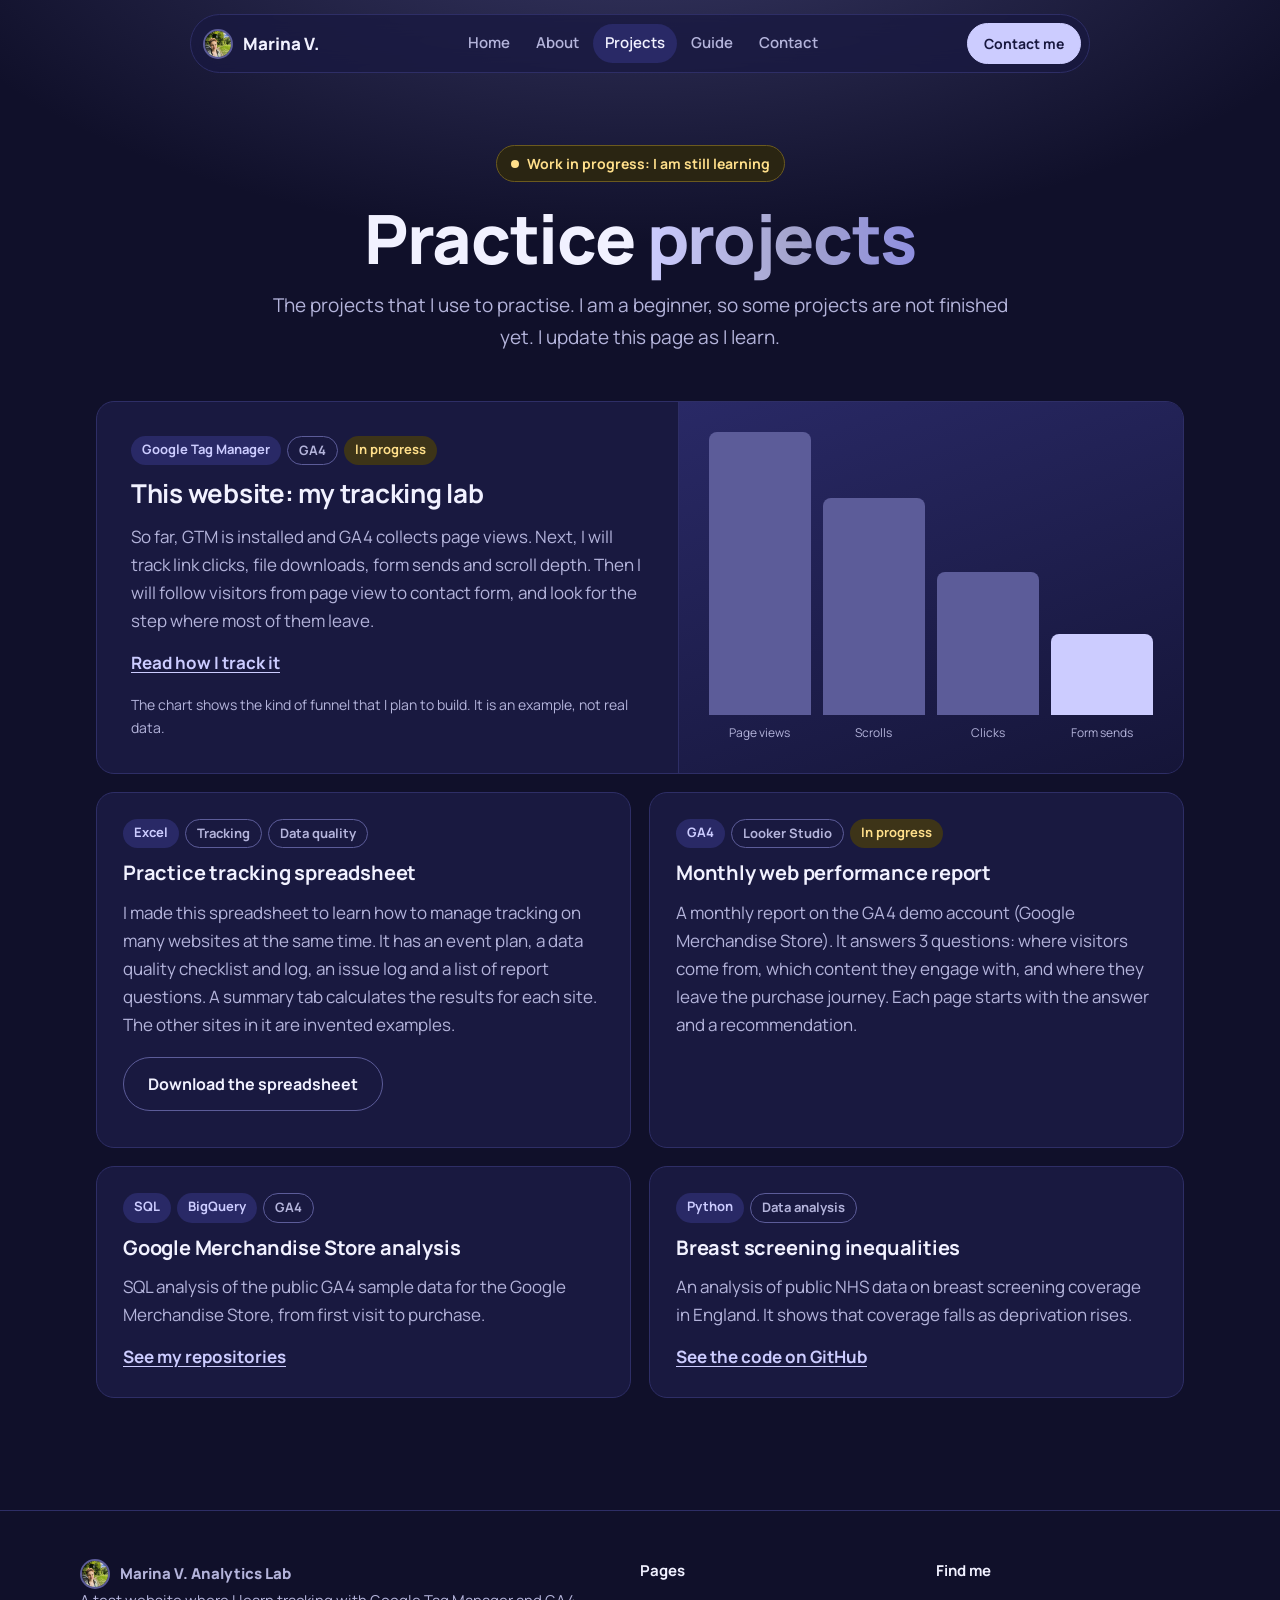
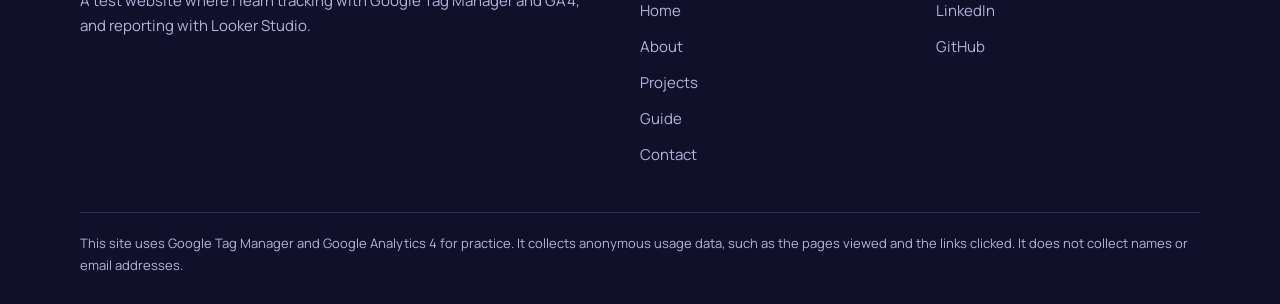
<file: projects.html>
<!DOCTYPE html>
<html lang="en-GB">
<head>
  <meta charset="utf-8">
  <meta name="viewport" content="width=device-width, initial-scale=1">
  <meta name="robots" content="noindex, nofollow">
  <title>Projects | Marina V. Analytics Lab</title>
  <meta name="description" content="The practice website of Marina V. I use it to learn web tracking with Google Tag Manager and GA4, and reporting with Looker Studio.">

  <!-- The dataLayer: the website writes information here, and GTM reads it.
       Read page_type with the Data Layer Variable "DLV - page_type". -->
  <script>
    window.dataLayer = window.dataLayer || [];
    window.dataLayer.push({ page_type: 'projects' });
  </script>

  <!-- Google Tag Manager -->
  <script async src="https://www.googletagmanager.com/gtm.js?id=GTM-W2N66H9H"></script>
  <script>
    window.dataLayer = window.dataLayer || [];
    function gtag(){dataLayer.push(arguments);}
    gtag('js', new Date());
  </script>
  <!-- End Google Tag Manager -->

  <!-- Font: Manrope from Google Fonts -->
  <link rel="preconnect" href="https://fonts.googleapis.com">
  <link rel="preconnect" href="https://fonts.gstatic.com" crossorigin>
  <link href="https://fonts.googleapis.com/css2?family=Manrope:wght@400;600;700;800&display=swap" rel="stylesheet">
  <link rel="stylesheet" href="styles.css">
</head>
<body>
  <header class="site-header">
    <nav class="pill-nav" aria-label="Main menu">
      <a class="logo" href="index.html"><img src="images/marina.jpg" alt="">Marina V.</a>
      <div class="nav-links">
        <a href="index.html">Home</a>
        <a href="about.html">About</a>
        <a href="projects.html" aria-current="page">Projects</a>
        <a href="guide.html">Guide</a>
        <a href="contact.html">Contact</a>
      </div>
      <a class="btn small nav-cta" id="nav-contact" href="contact.html">Contact me</a>
    </nav>
  </header>

  <main>
    <section class="page-head">
      <p class="wip-badge"><span aria-hidden="true"></span>Work in progress: I am still learning</p>
      <h1>Practice <span class="grad">projects</span></h1>
      <p class="lead">The projects that I use to practise. I am a beginner, so some projects are not finished yet. I update this page as I learn.</p>
    </section>

    <article class="card featured" style="margin-top:40px">
      <div class="info">
        <div class="tags"><span class="tag">Google Tag Manager</span><span class="tag alt">GA4</span><span class="tag progress">In progress</span></div>
        <h3>This website: my tracking lab</h3>
        <p>So far, GTM is installed and GA4 collects page views. Next, I will track link clicks, file downloads, form sends and scroll depth. Then I will follow visitors from page view to contact form, and look for the step where most of them leave.</p>
        <a class="project-link" href="guide.html">Read how I track it</a>
        <p style="font-size:14px;margin-top:16px">The chart shows the kind of funnel that I plan to build. It is an example, not real data.</p>
      </div>
      <div class="funnel" role="img" aria-label="Illustration of a funnel: page views, scrolls, clicks and form sends">
        <div><span style="height:94%"></span><small>Page views</small></div>
        <div><span style="height:70%"></span><small>Scrolls</small></div>
        <div><span style="height:46%"></span><small>Clicks</small></div>
        <div><span class="low" style="height:26%"></span><small>Form sends</small></div>
      </div>
    </article>

    <div class="project-grid">
      <article class="card">
        <div class="tags"><span class="tag">Excel</span><span class="tag alt">Tracking</span><span class="tag alt">Data quality</span></div>
        <h3>Practice tracking spreadsheet</h3>
        <p>I made this spreadsheet to learn how to manage tracking on many websites at the same time. It has an event plan, a data quality checklist and log, an issue log and a list of report questions. A summary tab calculates the results for each site. The other sites in it are invented examples.</p>
        <a class="btn ghost" id="download-framework" href="files/multi-site-tracking-plan.xlsx" style="margin-top:18px">Download the spreadsheet</a>
      </article>
      <article class="card">
        <div class="tags"><span class="tag">GA4</span><span class="tag alt">Looker Studio</span><span class="tag progress">In progress</span></div>
        <h3>Monthly web performance report</h3>
        <p>A monthly report on the GA4 demo account (Google Merchandise Store). It answers 3 questions: where visitors come from, which content they engage with, and where they leave the purchase journey. Each page starts with the answer and a recommendation.</p>
      </article>
      <article class="card">
        <div class="tags"><span class="tag">SQL</span><span class="tag">BigQuery</span><span class="tag alt">GA4</span></div>
        <h3>Google Merchandise Store analysis</h3>
        <p>SQL analysis of the public GA4 sample data for the Google Merchandise Store, from first visit to purchase.</p>
        <a class="project-link" href="https://github.com/MarinaVanalyst?tab=repositories" target="_blank" rel="noopener">See my repositories</a>
      </article>
      <article class="card">
        <div class="tags"><span class="tag">Python</span><span class="tag alt">Data analysis</span></div>
        <h3>Breast screening inequalities</h3>
        <p>An analysis of public NHS data on breast screening coverage in England. It shows that coverage falls as deprivation rises.</p>
        <a class="project-link" href="https://github.com/MarinaVanalyst/breast-screening-inequalities" target="_blank" rel="noopener">See the code on GitHub</a>
      </article>
    </div>
  </main>

  <footer>
    <div class="foot">
      <div>
        <a class="logo" href="index.html"><img src="images/marina.jpg" alt="">Marina V. Analytics Lab</a>
        <p>A test website where I learn tracking with Google Tag Manager and GA4, and reporting with Looker Studio.</p>
      </div>
      <div>
        <h4>Pages</h4>
        <ul>
          <li><a href="index.html">Home</a></li>
          <li><a href="about.html">About</a></li>
          <li><a href="projects.html">Projects</a></li>
          <li><a href="guide.html">Guide</a></li>
          <li><a href="contact.html">Contact</a></li>
        </ul>
      </div>
      <div>
        <h4>Find me</h4>
        <ul>
          <li><a href="https://www.linkedin.com/in/marina-volkaert" target="_blank" rel="noopener">LinkedIn</a></li>
          <li><a href="https://github.com/MarinaVanalyst" target="_blank" rel="noopener">GitHub</a></li>
        </ul>
      </div>
    </div>
    <p class="foot-note">This site uses Google Tag Manager and Google Analytics 4 for practice. It collects anonymous usage data, such as the pages viewed and the links clicked. It does not collect names or email addresses.</p>
  </footer>
</body>
</html>
</file>
<file: styles.css>
/* ==========================================================
   Marina V. Analytics Lab
   ========================================================== */

/* 1. DESIGN TOKENS: change colours and font here only */
:root {
  /* Portfolio palette */
  --indigo: #292966;
  --violet: #5C5C99;
  --lilac: #A3A3CC;
  --periwinkle: #CCCCFF;

  /* Dark theme colours made from the palette */
  --night: #10102A;      /* page background */
  --card: #191940;       /* cards and panels */
  --card-2: #20204D;     /* raised parts inside cards */
  --line: #2E2E66;       /* borders */
  --text: #F1F1FF;       /* main text */
  --muted: #B4B4DB;      /* secondary text */

  --font: "Manrope", "Helvetica Neue", Arial, sans-serif;
  --mono: ui-monospace, "SFMono-Regular", Menlo, Consolas, monospace;
  --max: 1120px;
  --measure: 62ch;
  --radius: 18px;
}

/* 2. BASE */
* { box-sizing: border-box; }

html { scroll-behavior: smooth; }
@media (prefers-reduced-motion: reduce) { html { scroll-behavior: auto; } }

body {
  margin: 0;
  font-family: var(--font);
  font-size: 17px;
  line-height: 1.65;
  color: var(--text);
  /* A soft purple glow at the top of the page, on a dark background */
  background:
    radial-gradient(1100px 520px at 50% -120px, rgba(92, 92, 153, 0.55), transparent 70%),
    var(--night);
  background-repeat: no-repeat;
  background-color: var(--night);
}

h1, h2, h3 { line-height: 1.12; letter-spacing: -0.02em; margin: 0 0 14px; }
h1 { font-size: clamp(38px, 7vw, 68px); font-weight: 800; }
h2 { font-size: clamp(28px, 4.2vw, 42px); font-weight: 800; }
h3 { font-size: 20px; font-weight: 700; letter-spacing: -0.01em; }
p, li { max-width: var(--measure); }
p { margin: 0 0 14px; }

a { color: var(--periwinkle); text-underline-offset: 3px; }
a:hover { color: #FFFFFF; }

a:focus-visible, button:focus-visible, input:focus-visible,
select:focus-visible, textarea:focus-visible, summary:focus-visible {
  outline: 3px solid var(--periwinkle);
  outline-offset: 3px;
  border-radius: 6px;
}

/* The second line of a big heading: a soft periwinkle gradient */
.grad {
  background: linear-gradient(90deg, var(--periwinkle), var(--lilac) 55%, #8F8FE0);
  -webkit-background-clip: text;
  background-clip: text;
  color: transparent;
}

/* 3. FLOATING PILL MENU */
.site-header {
  position: sticky;
  top: 14px;
  z-index: 20;
  padding: 0 16px;
  margin-top: 14px;
}

.pill-nav {
  max-width: 900px;
  margin: 0 auto;
  display: flex;
  align-items: center;
  gap: 12px;
  padding: 8px 8px 8px 12px;
  border: 1px solid var(--line);
  border-radius: 999px;
  background: rgba(25, 25, 64, 0.78);
  backdrop-filter: blur(12px);
  -webkit-backdrop-filter: blur(12px);
}

.logo {
  display: flex;
  align-items: center;
  gap: 10px;
  color: var(--text);
  text-decoration: none;
  font-weight: 800;
  white-space: nowrap;
}

.logo img {
  width: 30px;
  height: 30px;
  border-radius: 50%;
  object-fit: cover;
  border: 2px solid var(--violet);
}

.nav-links {
  display: flex;
  gap: 2px;
  margin: 0 auto;
}

.nav-links a {
  padding: 7px 12px;
  border-radius: 999px;
  color: var(--muted);
  text-decoration: none;
  font-size: 15px;
  font-weight: 600;
}

.nav-links a:hover { color: var(--text); background: rgba(255, 255, 255, 0.06); }
.nav-links a[aria-current="page"] { color: var(--text); background: var(--indigo); }

/* 4. BUTTONS */
.btn {
  display: inline-block;
  padding: 13px 24px;
  border-radius: 999px;
  border: 1px solid var(--periwinkle);
  background: var(--periwinkle);
  color: #18183F;
  font: inherit;
  font-size: 16px;
  font-weight: 700;
  text-decoration: none;
  cursor: pointer;
  margin: 0 8px 10px 0;
}

.btn:hover { background: #FFFFFF; border-color: #FFFFFF; color: #18183F; }

.btn.ghost {
  background: transparent;
  color: var(--text);
  border-color: var(--violet);
}

.btn.ghost:hover { background: var(--indigo); color: #FFFFFF; }

.btn.small { padding: 8px 16px; font-size: 14px; margin: 0; }

/* 5. LAYOUT */
main { max-width: var(--max); margin: 0 auto; padding: 0 16px 40px; }

.section { padding: 72px 0 0; }

.section-head { text-align: center; margin: 0 auto 36px; }
.section-head p { margin: 0 auto; color: var(--muted); font-size: 18px; }

.page-head { text-align: center; padding: 72px 0 8px; }
.page-head .lead { margin: 0 auto; }

.lead { font-size: 19px; color: var(--muted); }

/* 6. HOME: HERO */
.hero { text-align: center; padding: 64px 0 8px; }
.hero .lead { margin: 0 auto 28px; }
.hero .small-note { color: var(--muted); font-size: 14px; margin: 6px auto 0; }

/* Photo inside a ring that looks like a donut chart */
.portrait {
  position: relative;
  width: 168px;
  height: 168px;
  margin: 0 auto 26px;
  filter: drop-shadow(0 0 28px rgba(204, 204, 255, 0.25));
}

.portrait svg { position: absolute; inset: 0; width: 100%; height: 100%; transform: rotate(-90deg); }
.ring-track { stroke: var(--line); }
.ring-main { stroke: var(--periwinkle); stroke-dasharray: 64 100; }
.ring-second { stroke: var(--violet); stroke-dasharray: 34 100; stroke-dashoffset: -65; }

.portrait img {
  position: absolute;
  inset: 15%;
  width: 70%;
  height: 70%;
  border-radius: 50%;
  object-fit: cover;
  background: var(--card);
}

@media (prefers-reduced-motion: no-preference) {
  .ring-main, .ring-second { animation: draw 1.2s ease-out both; }
  .ring-second { animation-delay: 0.5s; }
  @keyframes draw { from { stroke-dasharray: 0 100; } }
}

/* Row of tools under the hero */
.tool-row {
  display: flex;
  flex-wrap: wrap;
  justify-content: center;
  gap: 10px;
  padding: 0;
  margin: 48px auto 0;
  list-style: none;
}

.tool-row li {
  display: flex;
  align-items: center;
  gap: 8px;
  padding: 9px 16px;
  border: 1px solid var(--line);
  border-radius: 999px;
  background: var(--card);
  color: var(--muted);
  font-size: 15px;
  font-weight: 600;
}

.tool-row li::before {
  content: "";
  width: 8px;
  height: 8px;
  border-radius: 50%;
  background: var(--periwinkle);
}

.tool-row li:nth-child(even)::before { background: var(--violet); }

/* 7. HOME: "how a click becomes data" (text + code window) */
.split {
  display: grid;
  grid-template-columns: 1fr 1fr;
  gap: 48px;
  align-items: center;
}

.flow { padding: 0; margin: 20px 0 0; list-style: none; counter-reset: flow; }

.flow li {
  position: relative;
  padding: 0 0 18px 48px;
  color: var(--muted);
}

.flow li strong { color: var(--text); display: block; }

/* A real sequence, so numbers are useful here */
.flow li::before {
  counter-increment: flow;
  content: counter(flow);
  position: absolute;
  left: 0;
  top: 0;
  width: 32px;
  height: 32px;
  border-radius: 50%;
  background: var(--indigo);
  border: 1px solid var(--violet);
  color: var(--periwinkle);
  font-weight: 800;
  font-size: 15px;
  display: grid;
  place-items: center;
}

.code-window {
  background: var(--card);
  border: 1px solid var(--line);
  border-radius: var(--radius);
  overflow: hidden;
  box-shadow: 0 30px 60px rgba(0, 0, 0, 0.35);
}

.code-bar {
  display: flex;
  align-items: center;
  gap: 6px;
  padding: 12px 16px;
  border-bottom: 1px solid var(--line);
  color: var(--muted);
  font-size: 13px;
}

.code-bar span { width: 10px; height: 10px; border-radius: 50%; background: var(--line); }
.code-bar b { font-weight: 600; margin-left: 8px; }

.code-window pre {
  margin: 0;
  padding: 22px;
  font-family: var(--mono);
  font-size: 14.5px;
  line-height: 1.7;
  color: var(--text);
  overflow-x: auto;
}

.c-comment { color: #8C8CC0; }
.c-key { color: var(--periwinkle); }
.c-str { color: #9FE0C7; }

.code-caption {
  padding: 12px 22px;
  border-top: 1px solid var(--line);
  color: var(--muted);
  font-size: 14px;
  margin: 0;
  max-width: none;
}

/* 8. CARDS (bento grid) */
.bento {
  display: grid;
  grid-template-columns: repeat(2, 1fr);
  gap: 18px;
}

.card {
  background: var(--card);
  border: 1px solid var(--line);
  border-radius: var(--radius);
  padding: 26px;
}

.card p { color: var(--muted); margin-bottom: 0; }

.card-visual {
  height: 150px;
  margin: -6px -6px 22px;
  border-radius: 12px;
  background: var(--card-2);
  border: 1px solid var(--line);
  display: grid;
  place-items: center;
  overflow: hidden;
}

.card-visual svg { width: 86%; height: auto; max-height: 120px; }

.label {
  display: block;
  color: var(--periwinkle);
  font-size: 13px;
  font-weight: 700;
  letter-spacing: 0.04em;
  margin-bottom: 6px;
}

/* 9. TAGS */
.tags { display: flex; flex-wrap: wrap; gap: 6px; margin-bottom: 14px; }

.tag {
  font-size: 13px;
  font-weight: 700;
  padding: 3px 11px;
  border-radius: 999px;
  background: var(--indigo);
  color: var(--periwinkle);
}

.tag.alt { background: transparent; border: 1px solid var(--violet); color: var(--muted); }
.tag.progress { background: #3D3418; color: #FFDF8A; }

/* 10. PROJECTS PAGE */
.featured {
  display: grid;
  grid-template-columns: 1.15fr 1fr;
  gap: 0;
  padding: 0;
  overflow: hidden;
  margin-bottom: 18px;
}

.featured .info { padding: 34px; }
.featured h3 { font-size: 26px; }

.funnel {
  background: linear-gradient(160deg, var(--indigo), #151538);
  padding: 30px;
  display: flex;
  align-items: flex-end;
  gap: 12px;
  min-height: 260px;
  border-left: 1px solid var(--line);
}

.funnel div { flex: 1; display: flex; flex-direction: column; justify-content: flex-end; height: 100%; }
.funnel span { display: block; border-radius: 8px 8px 0 0; background: var(--violet); }
.funnel span.low { background: var(--periwinkle); }
.funnel small { display: block; color: var(--muted); font-size: 12px; text-align: center; margin-top: 8px; }

.project-grid { display: grid; grid-template-columns: repeat(2, 1fr); gap: 18px; }

.project-link { font-weight: 700; display: inline-block; margin-top: 14px; }

/* 11. ABOUT PAGE */
.about-grid {
  display: grid;
  grid-template-columns: 340px 1fr;
  gap: 28px;
  align-items: start;
  margin-top: 40px;
}

.photo-card { padding: 12px; text-align: center; }

.photo-card img {
  width: 100%;
  aspect-ratio: 1 / 1;
  object-fit: cover;
  border-radius: 12px;
  display: block;
}

.photo-card p { margin: 14px 0 4px; color: var(--text); font-weight: 700; }
.photo-card small { color: var(--muted); }

.check-list { list-style: none; padding: 0; margin: 0; }

.check-list li {
  position: relative;
  padding: 11px 0 11px 34px;
  border-bottom: 1px solid var(--line);
  color: var(--muted);
}

.check-list li:last-child { border-bottom: 0; }

.check-list li::before {
  content: "";
  position: absolute;
  left: 4px;
  top: 19px;
  width: 12px;
  height: 7px;
  border-left: 3px solid var(--periwinkle);
  border-bottom: 3px solid var(--periwinkle);
  transform: rotate(-45deg);
}

.stack { display: grid; gap: 18px; }

/* 12. GUIDE PAGE */
.steps { counter-reset: step; display: grid; gap: 18px; max-width: 820px; margin: 48px auto 0; }

.step { position: relative; padding-left: 92px; }

.step::before {
  counter-increment: step;
  content: counter(step);
  position: absolute;
  left: 26px;
  top: 26px;
  width: 44px;
  height: 44px;
  border-radius: 50%;
  background: var(--periwinkle);
  color: #18183F;
  font-weight: 800;
  display: grid;
  place-items: center;
}

.step:nth-child(even)::before { background: var(--violet); color: #FFFFFF; }

.step p, .step li { color: var(--muted); }
.step ul, .step ol { padding-left: 20px; margin: 0 0 14px; }
.step li { margin-bottom: 6px; }
.step strong { color: var(--text); }

.sheet-note {
  background: var(--card-2);
  border-left: 3px solid var(--periwinkle);
  border-radius: 8px;
  padding: 10px 14px;
  font-size: 15px;
  margin-top: 6px;
}

.downloads { max-width: 820px; margin: 18px auto 0; }
.downloads p { margin-bottom: 18px; }

.help-links { max-width: 820px; margin: 24px auto 0; color: var(--muted); }

.video-wrap { max-width: 720px; margin: 0 auto; }
.video { position: relative; padding-top: 56.25%; margin: 20px 0; }
.video iframe { position: absolute; inset: 0; width: 100%; height: 100%; border: 0; border-radius: 12px; }

/* 13. CONTACT PAGE */
.form-card { max-width: 600px; margin: 40px auto 0; }

form { display: grid; gap: 16px; }

label { display: grid; gap: 6px; font-weight: 700; font-size: 15px; }

input, textarea, select {
  width: 100%;
  padding: 12px 14px;
  border: 1px solid var(--line);
  border-radius: 10px;
  background: var(--night);
  color: var(--text);
  font: inherit;
  font-weight: 400;
}

input:focus, textarea:focus, select:focus { border-color: var(--periwinkle); }

.notice {
  display: none;
  max-width: 600px;
  margin: 40px auto 0;
  background: var(--card);
  border: 1px solid var(--violet);
  border-radius: var(--radius);
  padding: 22px 26px;
}

.form-help { text-align: center; color: var(--muted); margin: 20px auto 0; }

/* 14. FREQUENTLY ASKED QUESTIONS */
.faq { max-width: 820px; margin: 0 auto; display: grid; gap: 10px; }

.faq details {
  background: var(--card);
  border: 1px solid var(--line);
  border-radius: 14px;
  padding: 0 22px;
}

.faq summary {
  list-style: none;
  cursor: pointer;
  padding: 18px 30px 18px 0;
  font-weight: 700;
  position: relative;
}

.faq summary::-webkit-details-marker { display: none; }

.faq summary::after {
  content: "+";
  position: absolute;
  right: 0;
  top: 14px;
  font-size: 24px;
  font-weight: 400;
  color: var(--periwinkle);
}

.faq details[open] summary::after { content: "\2212"; }
.faq details p { color: var(--muted); padding-bottom: 18px; margin: 0; }

/* 15. CLOSING CALL TO ACTION */
.cta-band { text-align: center; padding: 96px 0 24px; }
.cta-band p { margin: 0 auto 26px; color: var(--muted); font-size: 18px; }

/* 16. FOOTER */
footer {
  border-top: 1px solid var(--line);
  margin-top: 72px;
  padding: 48px 16px 28px;
}

.foot {
  max-width: var(--max);
  margin: 0 auto;
  display: grid;
  grid-template-columns: 2fr 1fr 1fr;
  gap: 32px;
}

.foot p { color: var(--muted); font-size: 15px; }
.foot h4 { margin: 0 0 12px; font-size: 15px; }
.foot ul { list-style: none; padding: 0; margin: 0; }
.foot li { margin-bottom: 8px; }
.foot a { color: var(--muted); text-decoration: none; font-size: 15px; }
.foot a:hover { color: var(--text); }

.foot-note {
  max-width: var(--max);
  margin: 36px auto 0;
  padding-top: 20px;
  border-top: 1px solid var(--line);
  color: var(--muted);
  font-size: 13px;
}

/* 17. WORK IN PROGRESS: badge in the hero and the learning progress card */
.wip-badge {
  display: inline-flex;
  align-items: center;
  gap: 8px;
  margin: 0 auto 18px;
  padding: 6px 14px;
  border-radius: 999px;
  border: 1px solid #6B5A1E;
  background: #2A2512;
  color: #FFDF8A;
  font-size: 14px;
  font-weight: 700;
}

.wip-badge span {
  width: 8px;
  height: 8px;
  border-radius: 50%;
  background: #FFDF8A;
}

.progress-card { max-width: 900px; margin: 0 auto; }
.progress-card > p { color: var(--muted); margin-bottom: 20px; }

.progress-cols {
  display: grid;
  grid-template-columns: 1fr 1fr;
  gap: 28px;
}

.todo-list { list-style: none; padding: 0; margin: 0; }

.todo-list li {
  position: relative;
  padding: 11px 0 11px 34px;
  border-bottom: 1px solid var(--line);
  color: var(--muted);
}

.todo-list li:last-child { border-bottom: 0; }

/* An empty circle: not done yet */
.todo-list li::before {
  content: "";
  position: absolute;
  left: 2px;
  top: 15px;
  width: 14px;
  height: 14px;
  border-radius: 50%;
  border: 2px solid var(--violet);
}

@media (max-width: 700px) {
  .progress-cols { grid-template-columns: 1fr; gap: 8px; }
}

/* 18. SMALL SCREENS */
@media (max-width: 860px) {
  .split, .about-grid, .featured { grid-template-columns: 1fr; }
  .funnel { border-left: 0; border-top: 1px solid var(--line); min-height: 200px; }
  .about-grid .photo-card { max-width: 320px; margin: 0 auto; }
}

@media (max-width: 700px) {
  .bento, .project-grid { grid-template-columns: 1fr; }
  .foot { grid-template-columns: 1fr 1fr; }
  .foot > div:first-child { grid-column: 1 / -1; }

  /* The pill menu becomes a rounded box: logo and button on top, links under them */
  .pill-nav { flex-wrap: wrap; border-radius: 22px; padding: 10px 12px; }
  .nav-links { order: 3; width: 100%; margin: 0; overflow-x: auto; }
  .nav-links a { padding: 6px 10px; font-size: 14px; white-space: nowrap; }
  .nav-cta { margin-left: auto; }

  .step { padding-left: 26px; padding-top: 84px; }
  .step::before { top: 24px; left: 26px; }
  .section { padding-top: 56px; }
}
</file>
